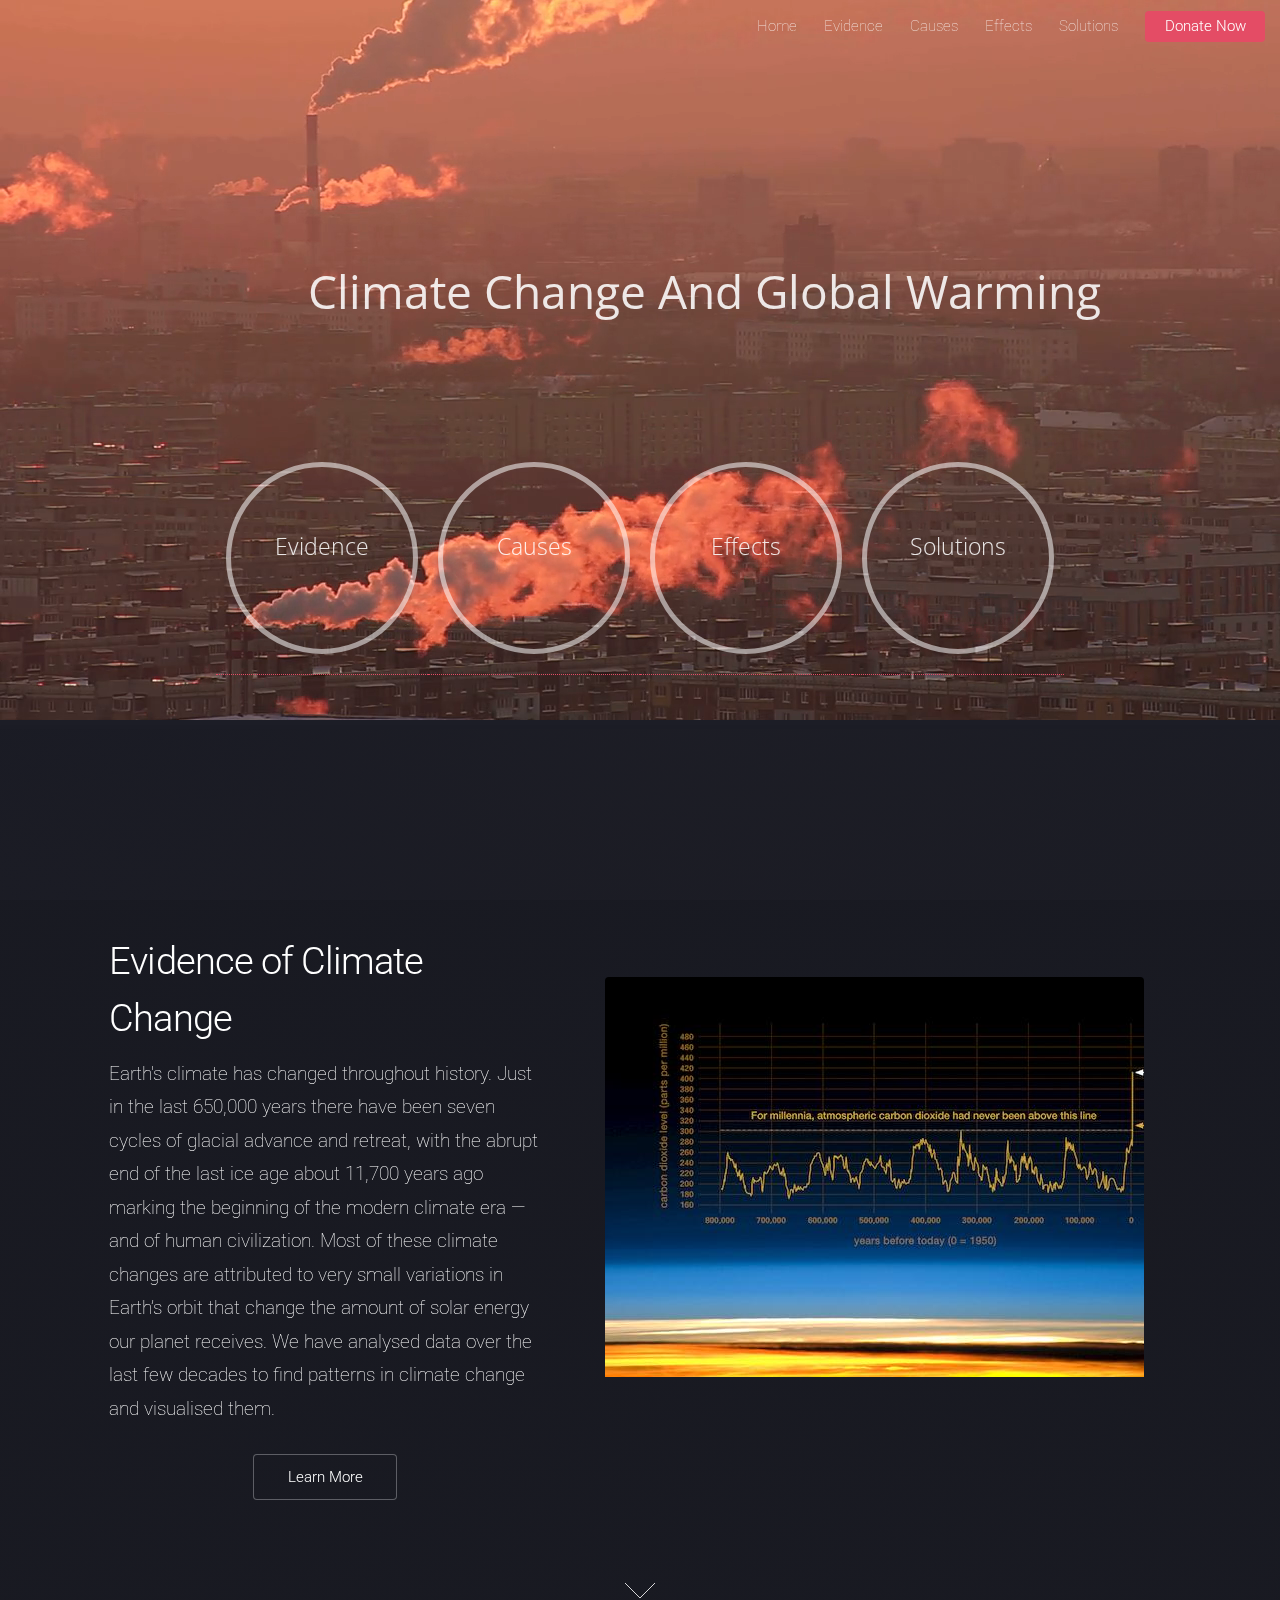
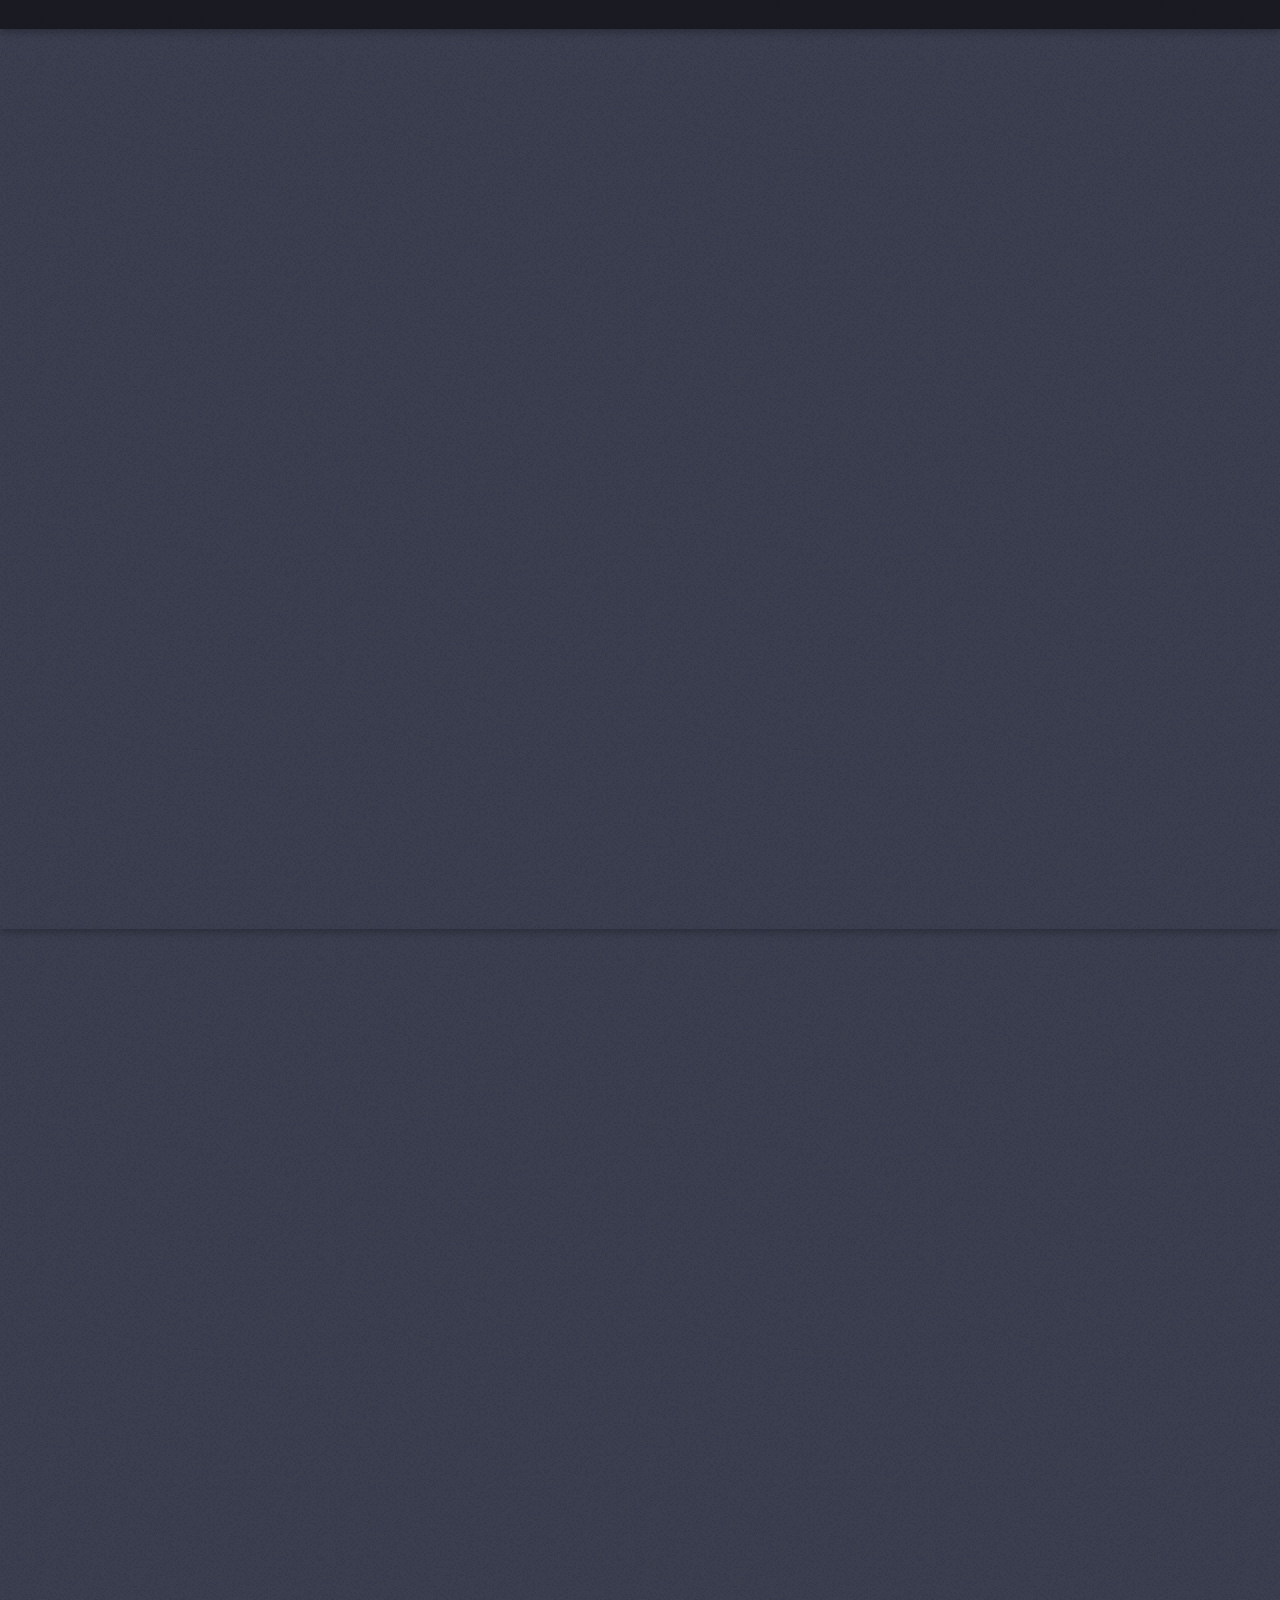
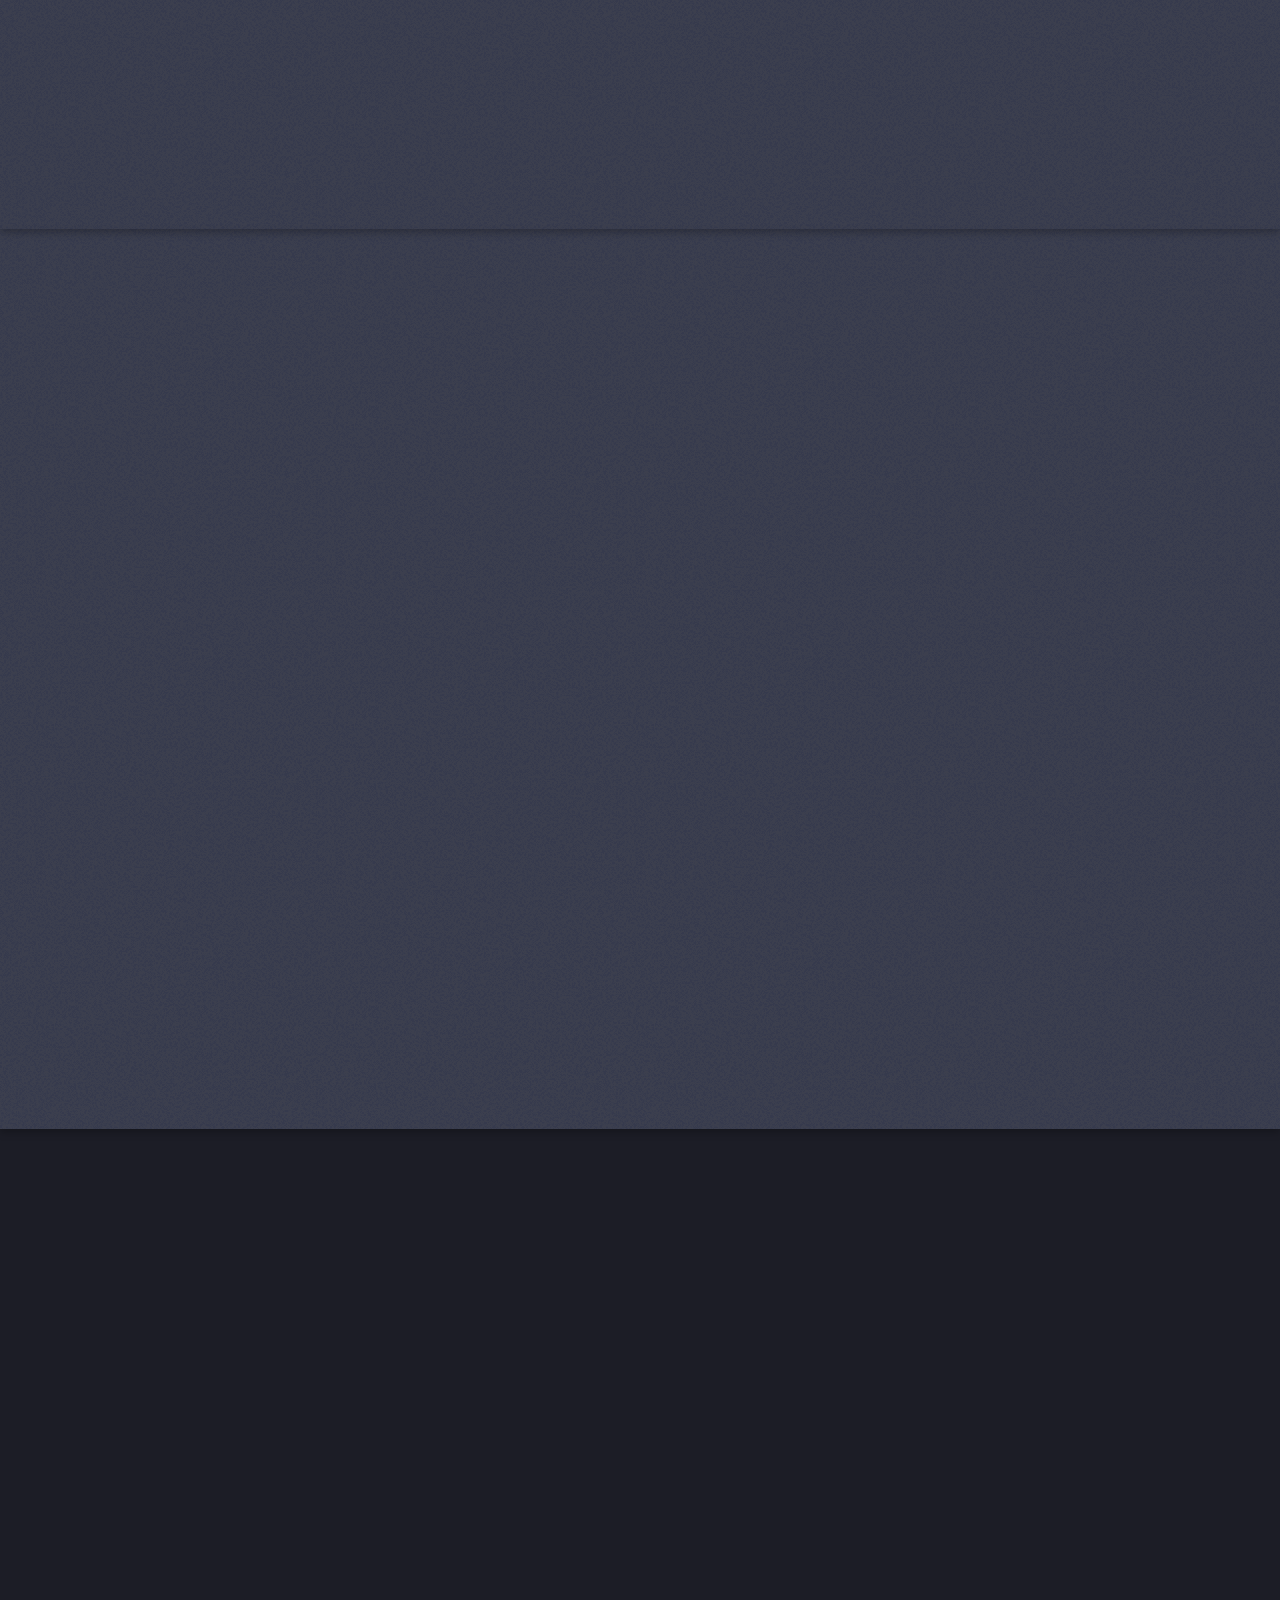
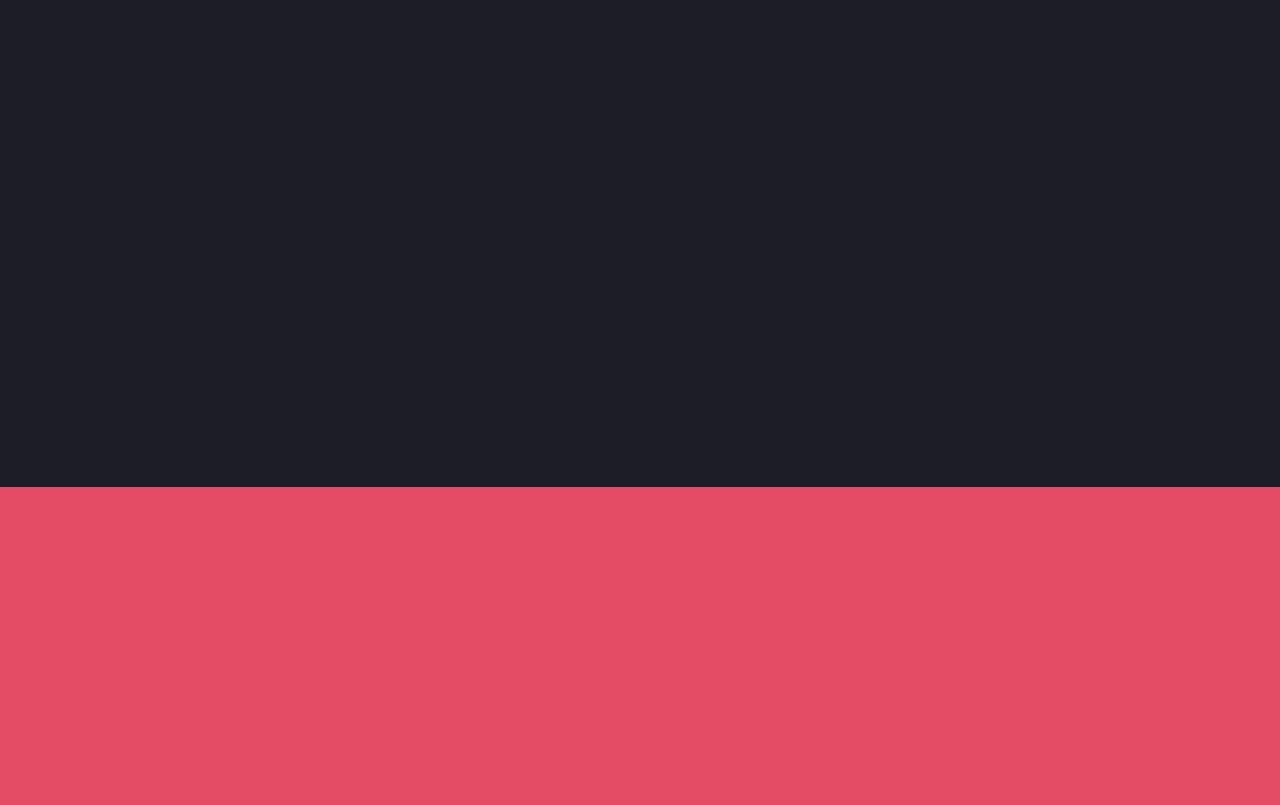
<file: index.html>
<!DOCTYPE HTML>

<html>
	<head>
		<title>Global Warming</title>
		<meta charset="utf-8" />
		<meta name="viewport" content="width=device-width, initial-scale=1, user-scalable=no" />
		<link rel="stylesheet" href="assets/css/main.css" />
		<link rel="stylesheet" type="text/css" href="assets/css/global_warming.css" media="screen" />

		<noscript><link rel="stylesheet" href="assets/css/noscript.css" /></noscript>	
	</head>
	<body class="is-preload landing">
		<section class="starting_anim">


			<video id="water-flow" autoplay="autoplay" loop="loop" muted="true">
				<source src="./images/smokestacks.mp4" type="video/mp4">
			</video>
			<div class="container-circle" >
				
				<a href="#banner"><div class="circle"><section class="circle-text"><h4 class="hover-dissapear-1"></h4></section></div></a>
				<a href="#one"><div class="circle"><section class="circle-text"><h4 class="hover-dissapear-2"></h4></section></div></a>
				<a href="#two"><div class="circle"><section class="circle-text"><h4 class="hover-dissapear-3"></h4></section></div></a>
				<a href="#three"><div class="circle"><section class="circle-text"><h4 class="hover-dissapear-4"></h4></section></div></a>
			</div>
			<h1 id="heading_1">Climate Change And Global Warming</h1>
		
		</section>
		<div id="page-wrapper">

			<!-- Header -->
				<header id="header">
					<nav id="nav">
						<ul>
							<li><a href="index.html">Home</a></li>

							<li><a href="evidence.html">Evidence</a></li>
							<li><a href="Causes.html">Causes</a></li>
							<li>
								<a href="effects.html">Effects</a>
							</li>
							<li><a href="solutions.html">Solutions</a></li>
							<li><a href="https://www.rainforest-alliance.org/" target="blank" class="button primary">Donate Now</a></li>
						</ul>
					</nav>
				</header>

			<!-- Banner -->
				<section id="banner">
					<div class="content">
						<header>
							<h2>Evidence of Climate Change</h2>
							<p>Earth's climate has changed throughout history. Just in the last 650,000 years there have been seven cycles of glacial advance and retreat, with the abrupt end of the last ice age about 11,700 years ago marking the beginning of the modern climate era — and of human civilization. Most of these climate changes are attributed to very small variations in Earth’s 
								orbit that change the amount of solar energy our planet receives. We have analysed data over the last few decades to find patterns in climate change and visualised them. <br><ul class="actions">
							<li ><a href="https://nithinmanoj10.github.io/Data-Visuals-Global-Warming/" class="button button_global_warming">Learn More</a></li>
								</ul></p>
						</header>
						<div class="image-evidence"><img src="images/evidence.jpg" alt="" /></div>
					</div>
					<a href="#one" class="goto-next scrolly">Next</a>
				</section>

			<!-- One -->
				<section id="one" class="spotlight style1 bottom">
					<span class="image fit main"><img src="images/draught.jpg" alt="" /></span>
					<div class="content">
						<div class="container">
							<div class="row">
								<div class="col-4 col-12-medium">
									<header>
										<h2>Why Climate Change is Happening</h2>
										<p>Certain gases in the atmosphere block heat from escaping.</p>
									</header>
								</div>
								<div class="col-4 col-12-medium">
									<p> Long-lived gases that remain semi-permanently in the atmosphere and do 
										not respond physically or chemically to changes in temperature are 
										described as "forcing" climate change. Gases, such as water vapor, 
										which respond physically or chemically to changes in temperature are 
										seen as "feedbacks."
										</p>
								</div>
								<div class="col-4 col-12-medium">
									<p>It's reasonable to assume that changes in the Sun's energy output 
										would cause the climate to change, since the Sun is the 
										fundamental source of energy that drives our climate system.</p>
								</div>
							</div>
						</div>
						<ul class="actions">
							<li><a href="evidence.html" class="button button-evidence">Learn More</a></li>
						</ul>
					</div>
					<a href="#two" class="goto-next scrolly">Next</a>
				</section>

			<!-- Two -->
				<section id="two" class="spotlight style2 right">
					<span class="image fit main"><img src="images/forest_fire.jpg" alt="" /></span>
					<div class="content">
						<header>
							<h2>Effects of Global Warming</h2>
							<p>The signs of global warming are everywhere, and are more complex than just climbing temperatures. </p>
						</header>
						<p>Global climate change has already had observable effects on the environment. Glaciers have shrunk, ice on rivers and lakes is breaking up earlier, plant and animal ranges have shifted and trees are flowering sooner.</p>
						<ul class="actions">
							<li><a href="effects.html" class="button">Learn More</a></li>
						</ul>
					</div>
					<a href="#three" class="goto-next scrolly">Next</a>
				</section>

			<!-- Three -->
				<section id="three" class="spotlight style3 left">
					<span class="image fit main bottom"><img src="images/ice-caps.jpg" alt="" /></span>
					<div class="content">
						<header>
							<h2>What has Been Done so Far to Prevent Global Warming</h2>
							<p>Many World Governments have signed accords to cut down Carbon emissions but is it enough.</p>
						</header>
						<p>Given the far-reaching nature of the climate challenge, effective federal policy is needed to achieve deep, long-term reductions in  greenhouse gas emissions, and to help strengthen climate resilience.</p>
						<ul class="actions">
							<li><a href="#" class="button">Learn More</a></li>
						</ul>
					</div>
					<a href="#four" class="goto-next scrolly">Next</a>
				</section>

			<!-- Four -->
				<section id="four" class="wrapper style1 special fade-up">
					<div class="container">
						<header class="major">
							<h2>What Can You Do to Prevent Global Warming</h2>
							
						</header>
						<div class="box alt">
							<div class="row gtr-uniform">
								<section class="col-4 col-6-medium col-12-xsmall">
									<span class="icon solid alt major fa-tree"></span>
									<h3>Plant trees</h3>
									<p>Trees absorb carbon dioxide (reminder: which makes up 82% of greenhouse gases in our atmosphere), so planting more trees can help reduce the amount of carbon in our atmosphere. </p>
								</section>
								<section class="col-4 col-6-medium col-12-xsmall">
									<span class="icon solid alt major fa-car"></span>
									<h3>Use sustainable transportation</h3>
									<p>Cars are one of the biggest contributors to climate change. Tweak a few habits that will have a bigger collective impact. For example, if you refrain from harsh braking and rapid acceleration, you can cut your fuel consumption by as much as 40%. </p>
								</section>
								<section class="col-4 col-6-medium col-12-xsmall">
									<span class="icon solid alt major fa-fire"></span>
									<h3>Lower your heating bill</h3>
									<p>Electricity is one of the biggest causes of greenhouse gas emissions, and heating systems are the single biggest energy expense in the home. So lowering your heating bills is the most impactful way to reduce your electricity consumption</p>
								</section>
								<section class="col-4 col-6-medium col-12-xsmall">
									<span class="icon solid alt major fa-industry"></span>
									<h3>Divest from coal</h3>
									<p>Coal-burning power plants are by far the biggest emitters of carbon dioxide in our atmosphere, according to the Natural Resources Defense Council. There are many renewable sources of energy like solar and wind these days. </p>
								</section>
								<section class="col-4 col-6-medium col-12-xsmall">
									<span class="icon solid alt major fa-leaf "></span>
									<h3>Behave sustainably</h3>
									<p>Power your home with renewable energy ,invest in energy efficient appliances etc.</p>
								</section>
								<section class="col-4 col-6-medium col-12-xsmall">
									<span class="icon solid alt major fa-recycle "></span>
									<h3>Reduce, Reuse, Recycle</h3>
									<p>Reducing your need to buy new products results in a smaller amount of waste. Even if you need to buy, consider buying eco-friendly products. It is the most effective of the three R’s. It simply says cut back from where are you now.</p>
								</section>
							</div>
						</div>
					</div>
				</section>

			<!-- Five -->
				<section id="five" class="wrapper style2 special fade">
					<div class="container">
						<header>
							<h2>Donate to Rainforest Alliance to Save the Earth</h2>
							<p>The Rainforest Alliance is an international non-profit organization working at the intersection
								 of business, agriculture, and forests to make responsible business the new normal.</p>
						</header>
						<form method="post" action="#" class="cta">
							<div style="display: flex; justify-content: center;" class="row gtr-uniform gtr-50">
								<a href="https://www.rainforest-alliance.org/" target="blank" class="button rainforest_link" style="padding:0px 5% 0px 5%; color: black;">Donate Now</a>	
								
							</div>
						</form>
					</div>
				</section>


		</div>

		<!-- Scripts -->
			<script src="assets/js/jquery.min.js"></script>
			<script src="assets/js/jquery.scrolly.min.js"></script>
			<script src="assets/js/jquery.dropotron.min.js"></script>
			<script src="assets/js/jquery.scrollex.min.js"></script>
			<script src="assets/js/browser.min.js"></script>
			<script src="assets/js/breakpoints.min.js"></script>
			<script src="assets/js/util.js"></script>
			<script src="assets/js/main.js"></script>

	</body>
</html>
</file>
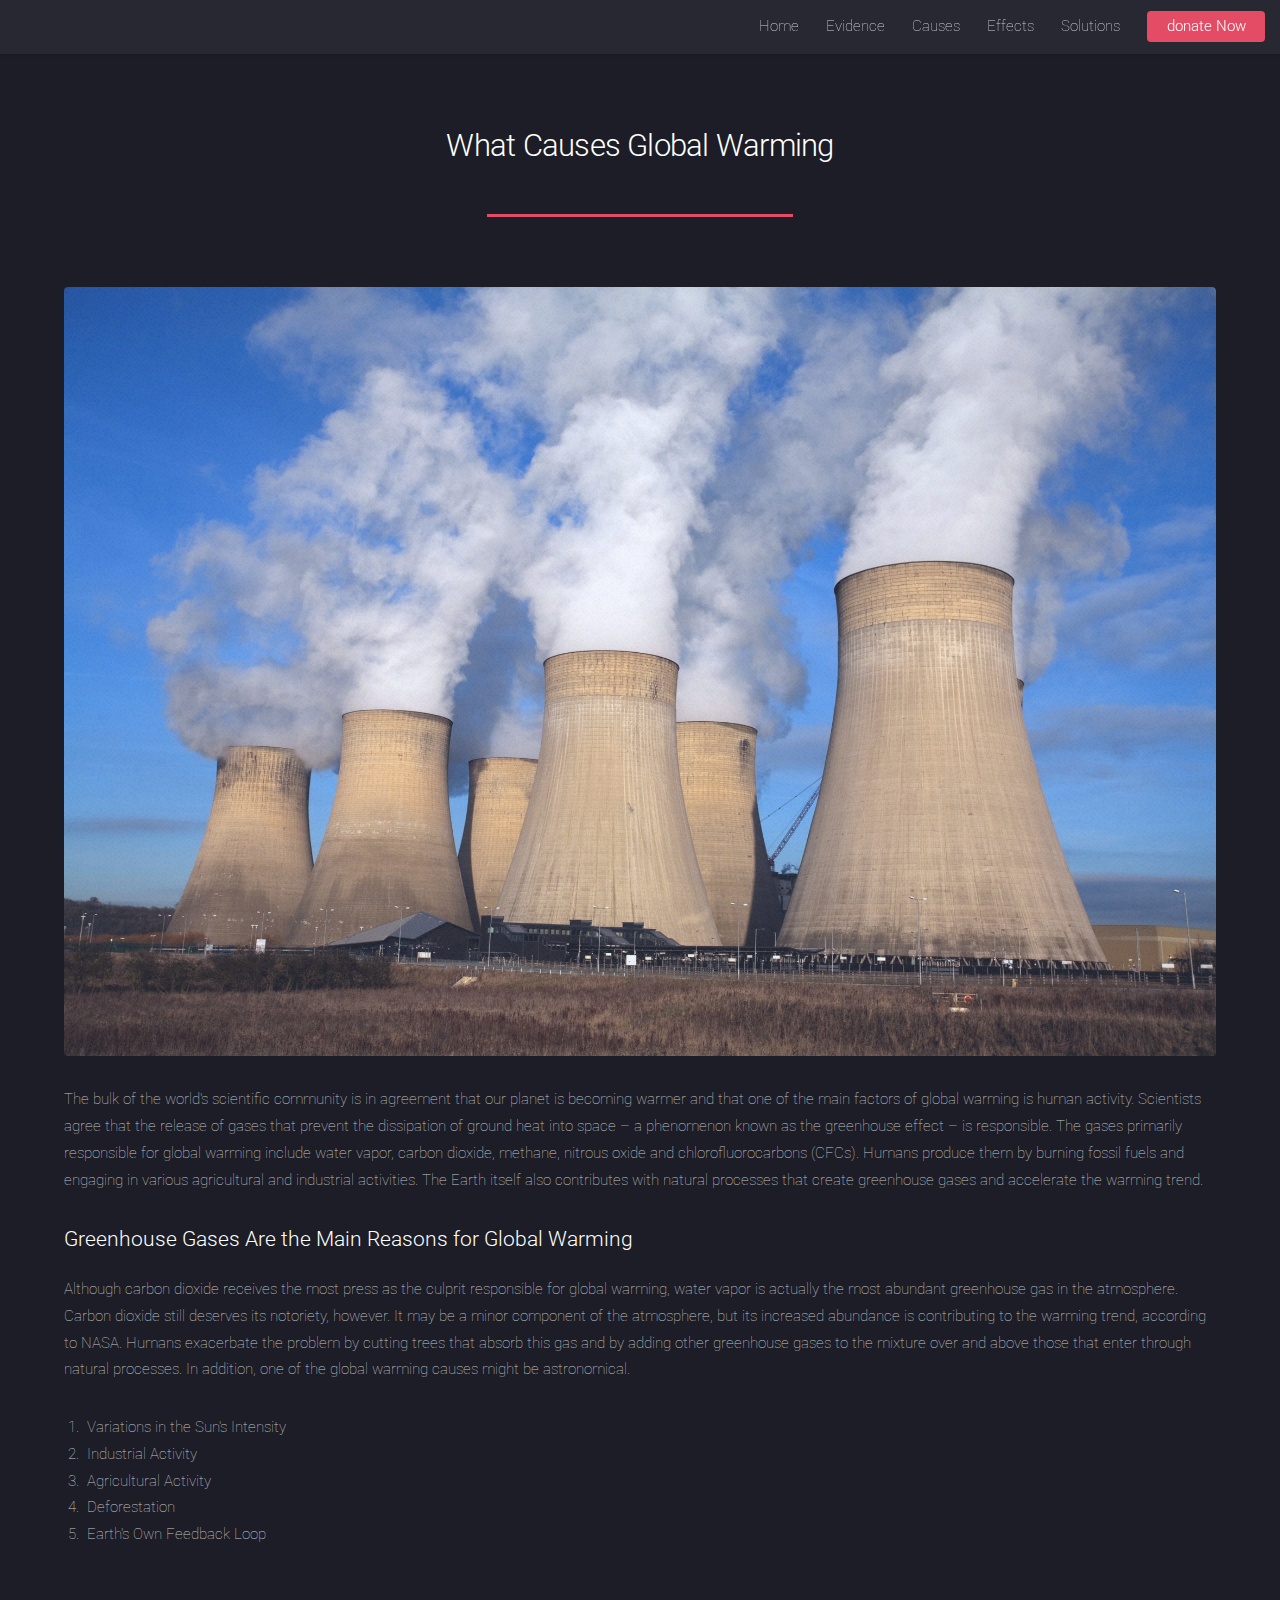
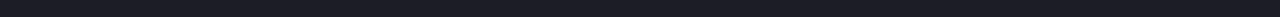
<file: Causes.html>
<!DOCTYPE HTML>
<!--
	Landed by HTML5 UP
	html5up.net | @ajlkn
	Free for personal and commercial use under the CCA 3.0 license (html5up.net/license)
-->
<html>
	<head>
		<title>Causes</title>
		<meta charset="utf-8" />
		<meta name="viewport" content="width=device-width, initial-scale=1, user-scalable=no" />
		<link rel="stylesheet" href="assets/css/main.css" />
		<noscript><link rel="stylesheet" href="assets/css/noscript.css" /></noscript>
	</head>
	<body class="is-preload">
		<div id="page-wrapper">

			<!-- Header -->
				<header id="header">
					<nav id="nav">
						<ul>
							<li><a href="index.html">Home</a></li>

							<li><a href="evidence.html">Evidence</a></li>
							<li><a href="Causes.html">Causes</a></li>
							<li>
								<a href="effects.html">Effects</a>
							</li>
							<li><a href="solutions.html">Solutions</a></li>
							<li><a href="https://www.rainforest-alliance.org/" target="blank" class="button primary">donate Now</a></li>

						</ul>
					</nav>
				</header>

			<!-- Main -->
				<div id="main" class="wrapper style1">
					<div class="container">
						<header class="major">
							<h2>What Causes Global Warming</h2>
						</header>

						<!-- Content -->
							<section id="content">
								<a href="#" class="image fit"><img src="images/nuclear_plants.jpg" alt="" /></a>
								<p>The bulk of the world's scientific community is in agreement that our planet is becoming warmer and that one of the main factors of global warming is human activity. Scientists agree that the release of gases that prevent the dissipation of ground heat into space – a phenomenon known as the greenhouse effect – is responsible. The gases primarily responsible for global warming include water vapor, carbon dioxide, methane, nitrous oxide and chlorofluorocarbons (CFCs). Humans produce them by burning fossil fuels and engaging in various agricultural and industrial activities. The Earth itself also contributes with natural processes that create greenhouse gases and accelerate the warming trend.</p>
								<h3>Greenhouse Gases Are the Main Reasons for Global Warming</h3>
								<p>Although carbon dioxide receives the most press as the culprit responsible for global warming, water vapor is actually the most abundant greenhouse gas in the atmosphere. Carbon dioxide still deserves its notoriety, however. It may be a minor component of the atmosphere, but its increased abundance is contributing to the warming trend, according to NASA. Humans exacerbate the problem by cutting trees that absorb this gas and by adding other greenhouse gases to the mixture over and above those that enter through natural processes. In addition, one of the global warming causes might be astronomical.</p>
								<ol>
									<li>Variations in the Sun's Intensity</li>
									<li>Industrial Activity</li>
									<li>Agricultural Activity</li>
									<li>Deforestation</li>
									<li>Earth's Own Feedback Loop</li>
								</ol>
							</section>

					</div>
				</div>


		</div>

		<!-- Scripts -->
			<script src="assets/js/jquery.min.js"></script>
			<script src="assets/js/jquery.scrolly.min.js"></script>
			<script src="assets/js/jquery.dropotron.min.js"></script>
			<script src="assets/js/jquery.scrollex.min.js"></script>
			<script src="assets/js/browser.min.js"></script>
			<script src="assets/js/breakpoints.min.js"></script>
			<script src="assets/js/util.js"></script>
			<script src="assets/js/main.js"></script>

	</body>
</html>
</file>
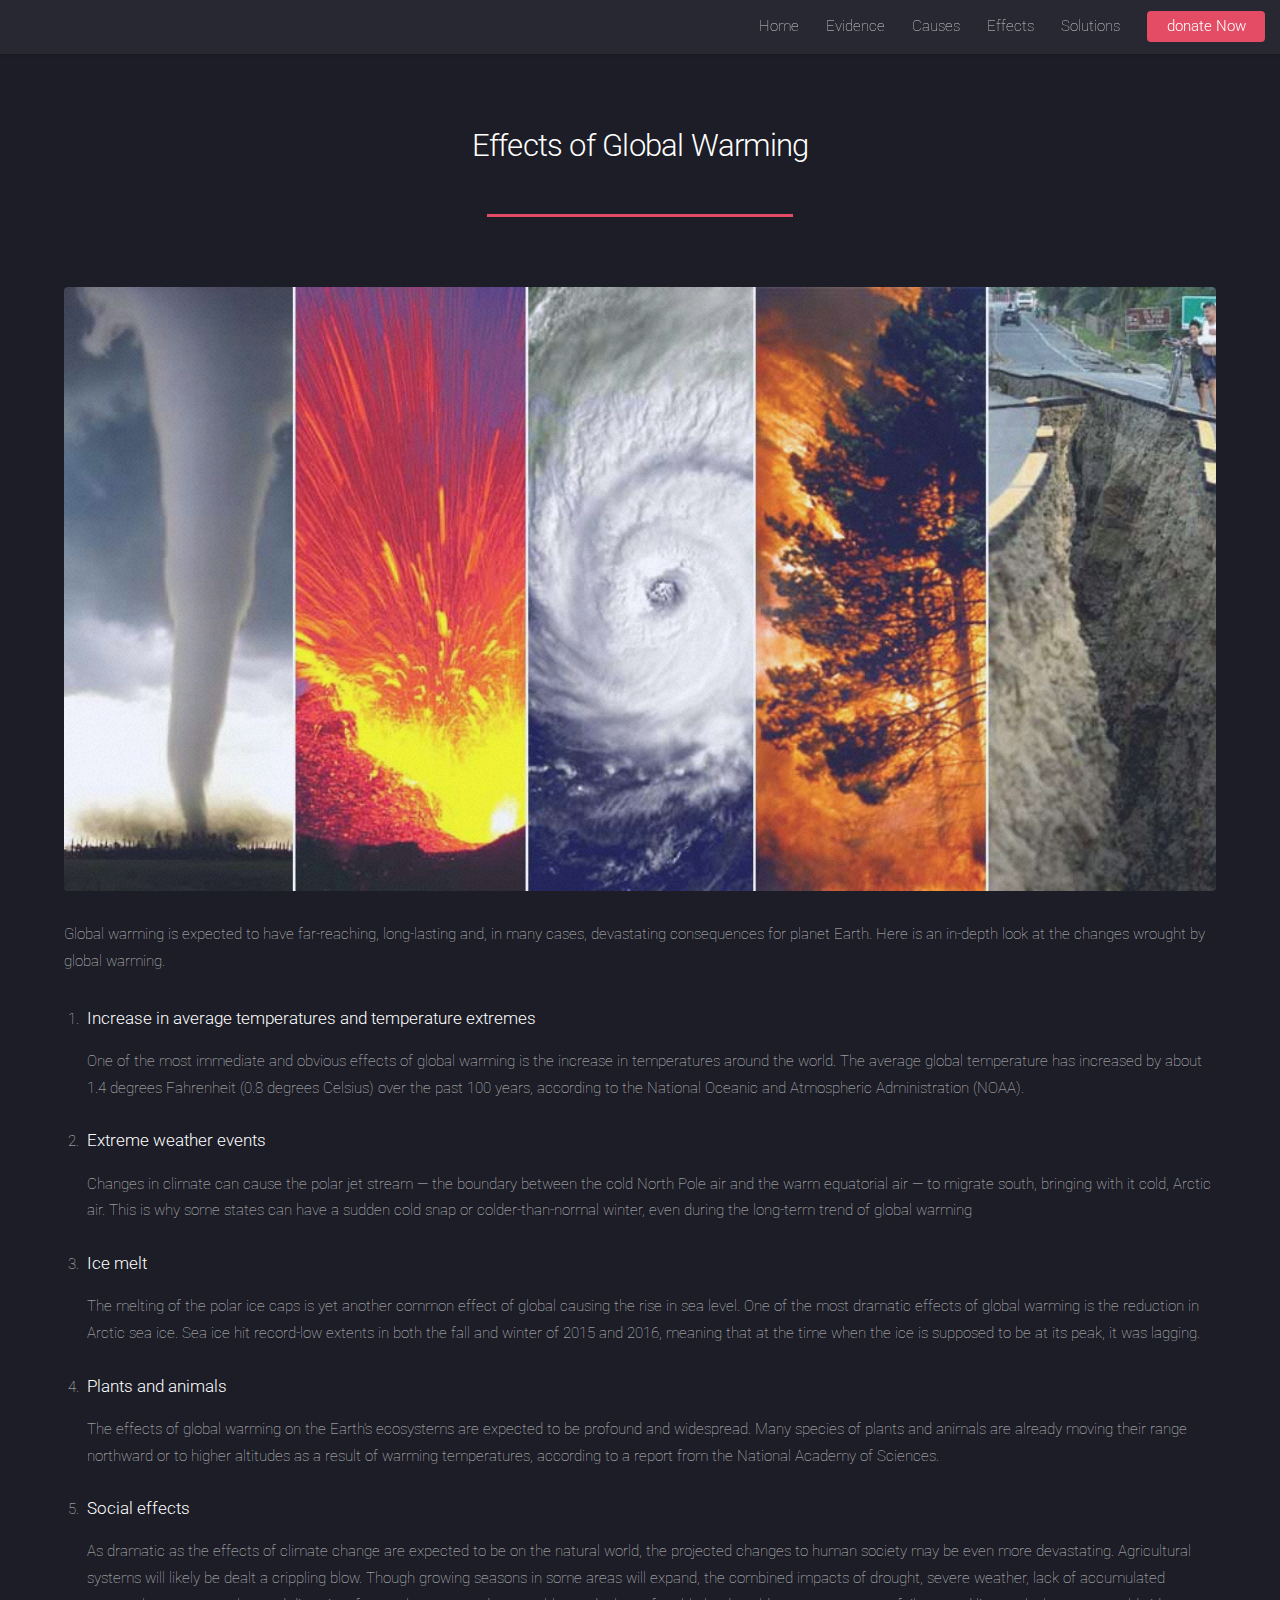
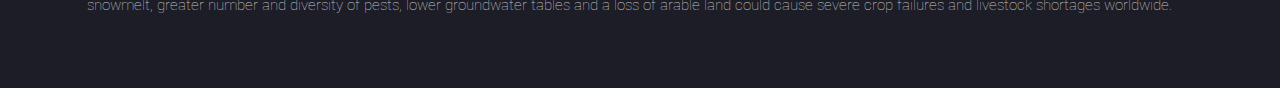
<file: effects.html>
<!DOCTYPE HTML>
<!--
	Landed by HTML5 UP
	html5up.net | @ajlkn
	Free for personal and commercial use under the CCA 3.0 license (html5up.net/license)
-->
<html>
	<head>
		<title>Effects of Global Warming</title>
		<meta charset="utf-8" />
		<meta name="viewport" content="width=device-width, initial-scale=1, user-scalable=no" />
		<link rel="stylesheet" href="assets/css/main.css" />
		<noscript><link rel="stylesheet" href="assets/css/noscript.css" /></noscript>
	</head>
	<body class="is-preload">
		<div id="page-wrapper">

			<!-- Header -->
				<header id="header">
					<nav id="nav">
						<ul>
							<li><a href="index.html">Home</a></li>

							<li><a href="evidence.html">Evidence</a></li>
							<li><a href="Causes.html">Causes</a></li>
							<li>
								<a href="effects.html">Effects</a>
							</li>
							<li><a href="solutions.html">Solutions</a></li>
							<li><a href="https://www.rainforest-alliance.org/" target="blank" class="button primary">donate Now</a></li>

						</ul>
					</nav>
				</header>

			<!-- Main -->
				<div id="main" class="wrapper style1">
					<div class="container">
						<header class="major">
							<h2>Effects of Global Warming</h2>
						</header>

						<!-- Content -->
							<section id="content">
								<a href="#" class="image fit"><img src="images/effects.jpg" alt="" /></a>
								<p>Global warming is expected to have far-reaching, long-lasting and, in many cases, devastating consequences for planet Earth. Here is an in-depth look at the changes wrought by global warming.</p>
								<ol>
									<li><h4>Increase in average temperatures and temperature extremes</h4>
										One of the most immediate and obvious effects of global warming is the increase in temperatures around the world. The average global temperature has increased by about 1.4 degrees Fahrenheit (0.8 degrees Celsius) over the past 100 years, according to the National Oceanic and Atmospheric Administration (NOAA).</li><br>
									<li><h4>Extreme weather events</h4>
										Changes in climate can cause the polar jet stream — the boundary between the cold North Pole air and the warm equatorial air — to migrate south, bringing with it cold, Arctic air. This is why some states can have a sudden cold snap or colder-than-normal winter, even during the long-term trend of global warming</li><br>
									<li><h4>Ice melt</h4>
										The melting of the polar ice caps is yet another common effect of global causing the rise in sea level. One of the most dramatic effects of global warming is the reduction in Arctic sea ice. Sea ice hit record-low extents in both the fall and winter of 2015 and 2016, meaning that at the time when the ice is supposed to be at its peak, it was lagging.</li><br>
									<li><h4>Plants and animals</h4>
										The effects of global warming on the Earth's ecosystems are expected to be profound and widespread. Many species of plants and animals are already moving their range northward or to higher altitudes as a result of warming temperatures, according to a report from the National Academy of Sciences.</li><br>
									<li><h4>Social effects</h4>
										As dramatic as the effects of climate change are expected to be on the natural world, the projected changes to human society may be even more devastating.
										Agricultural systems will likely be dealt a crippling blow. Though growing seasons in some areas will expand, the combined impacts of drought, severe weather, lack of accumulated snowmelt, greater number and diversity of pests, lower groundwater tables and a loss of arable land could cause severe crop failures and livestock shortages worldwide.</li>
								</ol>
							</section>

					</div>
				</div>


		</div>

		<!-- Scripts -->
			<script src="assets/js/jquery.min.js"></script>
			<script src="assets/js/jquery.scrolly.min.js"></script>
			<script src="assets/js/jquery.dropotron.min.js"></script>
			<script src="assets/js/jquery.scrollex.min.js"></script>
			<script src="assets/js/browser.min.js"></script>
			<script src="assets/js/breakpoints.min.js"></script>
			<script src="assets/js/util.js"></script>
			<script src="assets/js/main.js"></script>

	</body>
</html>
</file>
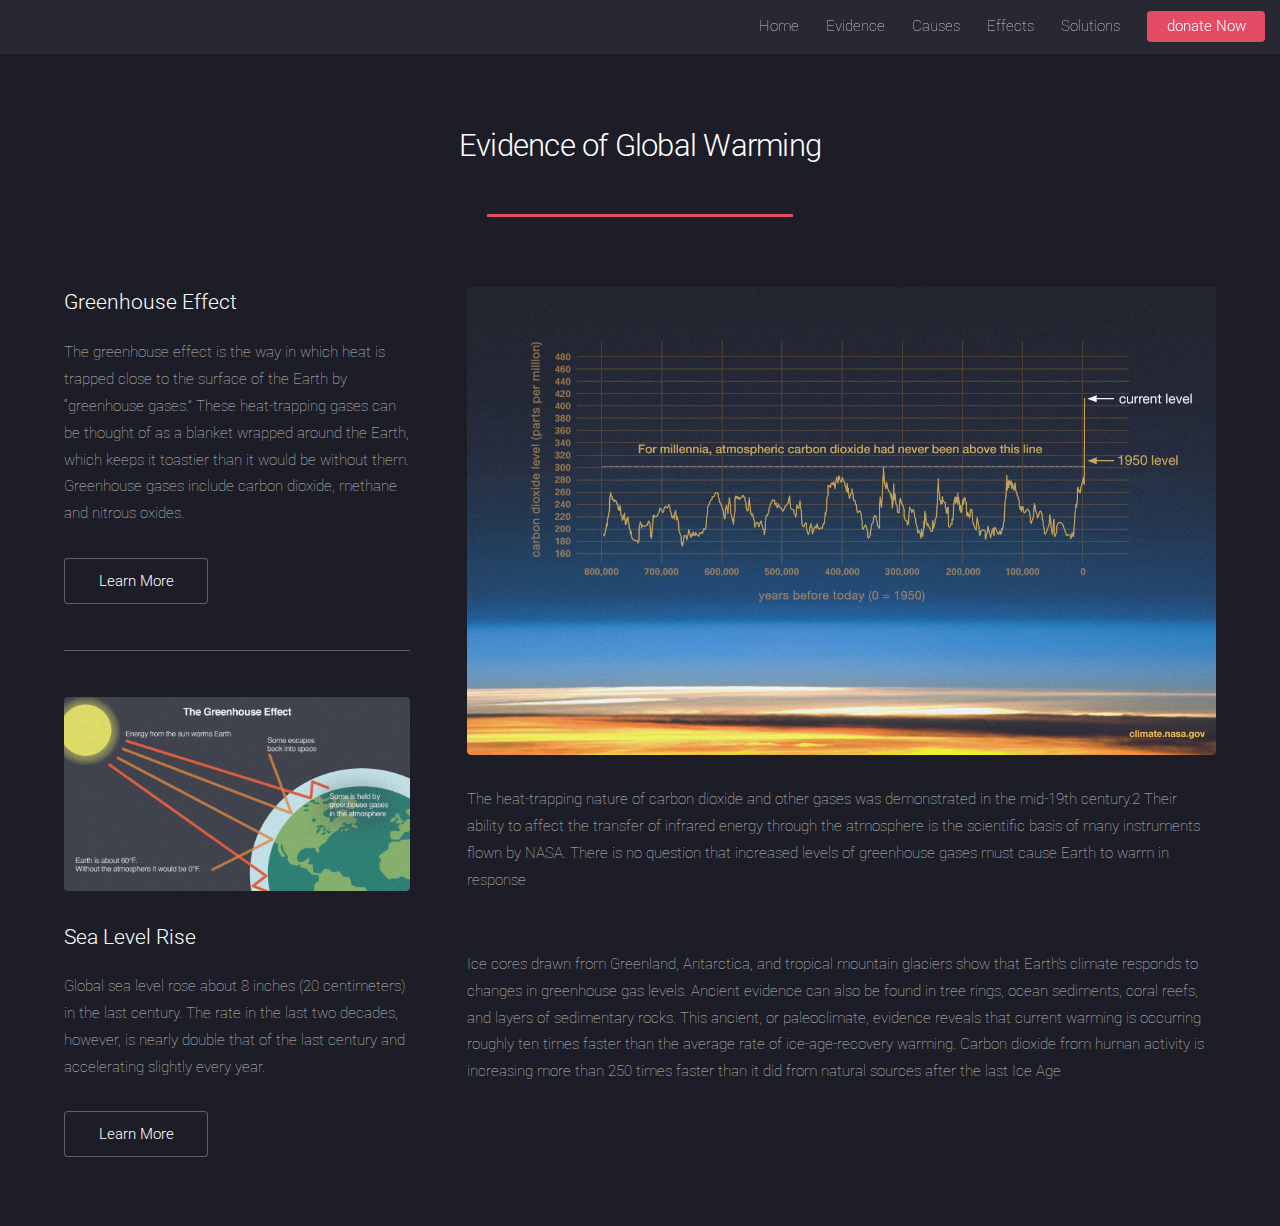
<file: evidence.html>
<!DOCTYPE HTML>
<!--
	Landed by HTML5 UP
	html5up.net | @ajlkn
	Free for personal and commercial use under the CCA 3.0 license (html5up.net/license)
-->
<html>
	<head>
		<title>Evidence of Global Warming</title>
		<meta charset="utf-8" />
		<meta name="viewport" content="width=device-width, initial-scale=1, user-scalable=no" />
		<link rel="stylesheet" href="assets/css/main.css" />
		<noscript><link rel="stylesheet" href="assets/css/noscript.css" /></noscript>
	</head>
	<body class="is-preload">
		<div id="page-wrapper">

			<!-- Header -->
				<header id="header">
					<nav id="nav">
						<ul>
							<li><a href="index.html">Home</a></li>

							<li><a href="evidence.html">Evidence</a></li>
							<li><a href="Causes.html">Causes</a></li>
							<li>
								<a href="effects.html">Effects</a>
							</li>
							<li><a href="solutions.html">Solutions</a></li>
							<li><a href="https://www.rainforest-alliance.org/" target="blank" class="button primary">donate Now</a></li>

						</ul>
					</nav>
				</header>

			<!-- Main -->
				<div id="main" class="wrapper style1">
					<div class="container">
						<header class="major">
							<h2>Evidence of Global Warming</h2>
						</header>
						<div class="row gtr-150">
							<div class="col-4 col-12-medium">

								<!-- Sidebar -->
									<section id="sidebar">
										<section>
											<h3>Greenhouse Effect</h3>
											<p>The greenhouse effect is the way in which heat is trapped close to the surface of the Earth by “greenhouse gases.” These heat-trapping gases can be thought of as a blanket wrapped around the Earth, which keeps it toastier than it would be without them. Greenhouse gases include carbon dioxide, methane and nitrous oxides.</p>
											<footer>
												<ul class="actions">
													<li><a href="https://climate.nasa.gov/faq/19/what-is-the-greenhouse-effect/" class="button">Learn More</a></li>
												</ul>
											</footer>
										</section>
										<hr />
										<section>
											<a href="#" class="image fit"><img src="images/GreenhouseEffect.jpg" alt="" /></a>
											<h3>Sea Level Rise</h3>
											<p>Global sea level rose about 8 inches (20 centimeters) in the last century. The rate in the last two decades, however, is nearly double that of the last century and accelerating slightly every year.</p>
											<footer>
												<ul class="actions">
													<li><a href="https://climate.nasa.gov/evidence/" class="button">Learn More</a></li>
												</ul>
											</footer>
										</section>
									</section>

							</div>
							<div class="col-8 col-12-medium imp-medium">

								<!-- Content -->
									<section id="content">
										<a href="#" class="image fit"><img src="images/evidence_global_warming.jpg" alt="" /></a>
										<p>The heat-trapping nature of carbon dioxide and other gases was demonstrated in the mid-19th century.2 Their ability to affect the transfer of infrared energy through the atmosphere is the scientific basis of many instruments flown by NASA. There is no question that increased levels of greenhouse gases must cause Earth to warm in response</p><br>
										<p>Ice cores drawn from Greenland, Antarctica, and tropical mountain glaciers show that Earth’s climate responds to changes in greenhouse gas levels. Ancient evidence can also be found in tree rings, ocean sediments, coral reefs, and layers of sedimentary rocks. This ancient, or paleoclimate, evidence reveals that current warming is occurring roughly ten times faster than the average rate of ice-age-recovery warming. Carbon dioxide from human activity is increasing more than 250 times faster than it did from natural sources after the last Ice Age</p>
									</section>

							</div>
						</div>
					</div>
				</div>

			<!-- Footer -->


		</div>

		<!-- Scripts -->
			<script src="assets/js/jquery.min.js"></script>
			<script src="assets/js/jquery.scrolly.min.js"></script>
			<script src="assets/js/jquery.dropotron.min.js"></script>
			<script src="assets/js/jquery.scrollex.min.js"></script>
			<script src="assets/js/browser.min.js"></script>
			<script src="assets/js/breakpoints.min.js"></script>
			<script src="assets/js/util.js"></script>
			<script src="assets/js/main.js"></script>

	</body>
</html>
</file>
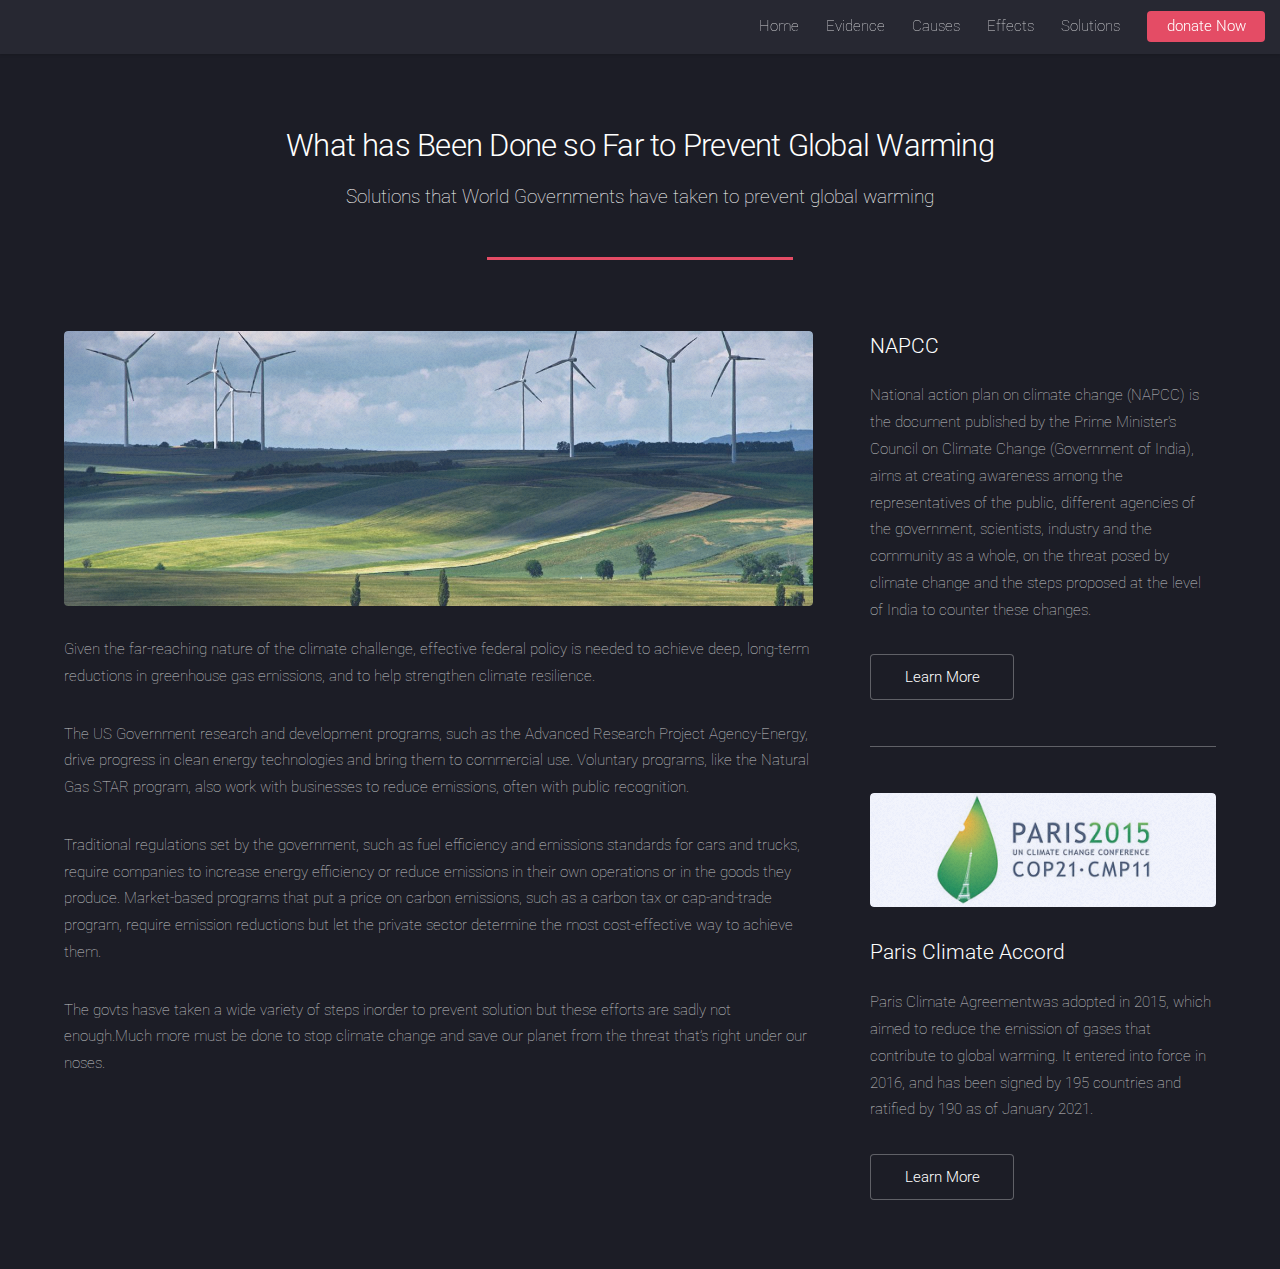
<file: solutions.html>
<!DOCTYPE HTML>
<!--
	Landed by HTML5 UP
	html5up.net | @ajlkn
	Free for personal and commercial use under the CCA 3.0 license (html5up.net/license)
-->
<html>
	<head>
		<title>Solutions</title>
		<meta charset="utf-8" />
		<meta name="viewport" content="width=device-width, initial-scale=1, user-scalable=no" />
		<link rel="stylesheet" href="assets/css/main.css" />
		<noscript><link rel="stylesheet" href="assets/css/noscript.css" /></noscript>
	</head>
	<body class="is-preload">
		<div id="page-wrapper">

			<!-- Header -->
				<header id="header">
					<nav id="nav">
						<ul>
							<li><a href="index.html">Home</a></li>

							<li><a href="evidence.html">Evidence</a></li>
							<li><a href="Causes.html">Causes</a></li>
							<li>
								<a href="effects.html">Effects</a>
							</li>
							<li><a href="solutions.html">Solutions</a></li>
							<li><a href="https://www.rainforest-alliance.org/" target="blank" class="button primary">donate Now</a></li>

						</ul>
					</nav>
				</header>

			<!-- Main -->
				<div id="main" class="wrapper style1">
					<div class="container">
						<header class="major">
							<h2>What has Been Done so Far to Prevent Global Warming </h2>
							<p>Solutions that World Governments have taken to prevent global warming</p>
						</header>
						<div class="row gtr-150">
							<div class="col-8 col-12-medium">

								<!-- Content -->
									<section id="content">
										<a href="#" class="image fit"><img src="images/soutions.jpg" alt="" /></a>
										<p>Given the far-reaching nature of the climate challenge, effective federal policy is needed to achieve deep, long-term reductions in  greenhouse gas emissions, and to help strengthen climate resilience.</p>
										<p> The US Government research and development programs, such as the Advanced Research Project Agency-Energy,  drive progress in clean energy technologies and bring them to commercial use. Voluntary programs, like the Natural Gas STAR program, also work with businesses to reduce emissions, often with public recognition.</p>
										<p>Traditional regulations set by the government, such as fuel efficiency and emissions standards for cars and trucks, require companies to increase energy efficiency or reduce emissions in their own operations or in the goods they produce.
											Market-based programs that put a price on carbon emissions, such as a carbon tax or cap-and-trade program, require emission reductions but let the private sector determine the most cost-effective way to achieve them.</p>
										<p>The govts hasve taken a wide variety of steps inorder to prevent solution but these efforts are sadly not enough.Much more must be done to stop climate change and save our planet from the threat that’s right under our noses.</p>
							</div>
							<div class="col-4 col-12-medium">

								<!-- Sidebar -->
									<section id="sidebar">
										<section>
											<h3>NAPCC</h3>
											<p>National action plan on climate change (NAPCC) is the document published by  the Prime Minister's Council on Climate Change (Government of India), aims at creating awareness among the representatives of the public, different agencies of the government, scientists, industry and the community as a whole, on the threat posed by climate change and the steps proposed at the level of India to counter these changes.</p>
											<footer>
												<ul class="actions">
													<li><a href="https://www.jagranjosh.com/general-knowledge/national-action-plan-on-climate-change-1441620255-1" class="button">Learn More</a></li>
												</ul>
											</footer>
										</section>
										<hr />
										<section>
											<a href="#" class="image fit"><img src="images/paris_climate_pact.jpg" alt="" /></a>
											<h3>Paris Climate Accord</h3>
											<p>Paris Climate Agreementwas adopted in 2015, which aimed to reduce the emission of gases that contribute to global warming. It entered into force in  2016, and has been signed by 195 countries and ratified by 190 as of January 2021.</p>
											<footer>
												<ul class="actions">
													<li><a href="https://unfccc.int/process-and-meetings/the-paris-agreement/the-paris-agreement" class="button">Learn More</a></li>
												</ul>
											</footer>
										</section>
									</section>

							</div>
						</div>
					</div>
				</div>



		</div>

		<!-- Scripts -->
			<script src="assets/js/jquery.min.js"></script>
			<script src="assets/js/jquery.scrolly.min.js"></script>
			<script src="assets/js/jquery.dropotron.min.js"></script>
			<script src="assets/js/jquery.scrollex.min.js"></script>
			<script src="assets/js/browser.min.js"></script>
			<script src="assets/js/breakpoints.min.js"></script>
			<script src="assets/js/util.js"></script>
			<script src="assets/js/main.js"></script>

	</body>
</html>
</file>
<file: assets/css/global_warming.css>
@import url('https://fonts.googleapis.com/css2?family=Open+Sans:wght@800&display=swap');

.body{
    overflow-x:hidden;
    max-width: 100%;
}
#water-flow{
     
    width: 100%;
    
}

.container-circle{
    width: 100vw;
position: absolute;
bottom: 25%;
display: flex;
justify-content: center;
}


.circle{
    margin: 0 10px 20px 10px;
    width: 15vw;
    height: 15vw;
    display: flex;
    align-items: center;
    display: inline-block;
    border: 5px solid rgba(255, 255, 255, 0.534);
    border-radius: 50%;
    text-align: center;
    vertical-align: middle;
    
}
 h4.hover-dissapear-1,h4.hover-dissapear-2,h4.hover-dissapear-3,h4.hover-dissapear-4{
    font-size: 1.5em;
    vertical-align: middle;
    color: rgba(255, 255, 255, 0.87);
    font-family: 'Open Sans', sans-serif;

}
h4.hover-dissapear-1::after{
    content: 'Evidence';
}   
h4.hover-dissapear-1:hover:after{
    content: 'How do we know climate change is real';
    font-size: 80%;
    
}
h4.hover-dissapear-2::after{
    content: 'Causes';
}   
h4.hover-dissapear-2:hover:after{
    content: 'Why is climate change happening';
    font-size: 80%;
}
h4.hover-dissapear-3::after{

    content: 'Effects';
}   
h4.hover-dissapear-3:hover:after{
    font-size: 80%;

    content: 'What are the effects of climate change';
}
h4.hover-dissapear-4::after{
    content: 'Solutions';
}   
h4.hover-dissapear-4:hover:after{
    font-size: 70%;
    padding: 10px;
    content: 'What is being done to solve climate change';
}


#heading_1{
    position: absolute;
    bottom: 60%;
    left: 5%;
    width: 100vw;
    text-align: center;
    letter-spacing: 0px;
    font-size: 300%;
    font-weight: bolder;

    color: rgba(255, 255, 255, 0.87);
    font-family: 'Open Sans', sans-serif;
}
@media only screen and (max-width: 600px){
    #heading_1{
        left: 0%;
        bottom: 75%;
        font-size: 200%;
    }
}

.circle-text{
    display: flex;
    height: 100%;
    margin: auto;
    align-items:center;
    justify-content:center;
}

.image-evidence{
    position: absolute;
    top: 150px;
    left: 50px;
    display: inline-block;
    margin-left: 10px;
    border-radius: 4px;
    display: inline-block;
    position: relative;
    overflow: hidden;
    width: 50%;
    height: auto;
    
}
@media only screen and (max-width: 1000px){
    .image-evidence{
        visibility: hidden;
        position: absolute;
    }
}
.button_global_warming{
    margin-top: 20% ; 
    margin-left: 100%; 
}
@media only screen and (max-width: 600px){
    .button_global_warming{ 
        margin-left: 0px; 
    }

}
.button-evidence{
    position: relative;
    left: 700px;
}
@media only screen and (max-width: 600px){
    .button-evidence{
        margin-left: 0px;
    }
}
</file>
<file: assets/css/noscript.css>
/*
	Landed by HTML5 UP
	html5up.net | @ajlkn
	Free for personal and commercial use under the CCA 3.0 license (html5up.net/license)
*/

/* Loader */

	body.landing.is-preload:before {
		display: none;
	}

	body.landing.is-preload:after {
		display: none;
	}
</file>
<file: assets/css/main.css>
@import url("fontawesome-all.min.css");
@import url("https://fonts.googleapis.com/css?family=Roboto:100,300,100italic,300italic");

/*
	Landed by HTML5 UP
	html5up.net | @ajlkn 
	Free for personal and commercial use under the CCA 3.0 license (html5up.net/license)
*/

html, body, span, applet, object,
iframe, h1, h2, h3, h4, h5, h6, p, blockquote,
pre, a, abbr, acronym, address, big, cite,
code, del, dfn, em, img, ins, kbd, q, s, samp,
small, strike, strong, sub, sup, tt, var, b,
u, i, center, dl, dt, dd, ol, ul, li, fieldset,
form, label, legend, table, caption, tbody,
tfoot, thead, tr, th, td, article, aside,
canvas, details, embed, figure, figcaption,
footer, header, hgroup, menu, nav, output, ruby,
section, summary, time, mark, audio, video {
	margin: 0;
	padding: 0;
	border: 0;
	font-size: 100%;
	font: inherit;
	vertical-align: baseline;
	scroll-behavior: smooth;
}

article, aside, details, figcaption, figure,
footer, header, hgroup, menu, nav, section {
	display: block;}

body {
	overflow-x: hidden;
	line-height: 1;
	
}

ol, ul {
	list-style: none;
}

blockquote, q {
	quotes: none;
}

	blockquote:before, blockquote:after, q:before, q:after {
		content: '';
		content: none;
	}

table {
	border-collapse: collapse;
	border-spacing: 0;
}

body {
	-webkit-text-size-adjust: none;
}

mark {
	background-color: transparent;
	color: inherit;
}

input::-moz-focus-inner {
	border: 0;
	padding: 0;
}

input, select, textarea {
	-moz-appearance: none;
	-webkit-appearance: none;
	-ms-appearance: none;
	appearance: none;
}

/* Basic */

	html {
		box-sizing: border-box;
	}

	*, *:before, *:after {
		box-sizing: inherit;
	}

	html, body {
		background: #1c1d26;
	}

	body.is-preload *, body.is-preload *:before, body.is-preload *:after {
		-moz-animation: none !important;
		-webkit-animation: none !important;
		-ms-animation: none !important;
		animation: none !important;
		-moz-transition: none !important;
		-webkit-transition: none !important;
		-ms-transition: none !important;
		transition: none !important;
	}

	body, input, select, textarea {
		color: rgba(255, 255, 255, 0.75);
		font-family: "Roboto", Helvetica, sans-serif;
		font-size: 15pt;
		font-weight: 100;
		line-height: 1.75em;
	}

	a {
		-moz-transition: border-color 0.2s ease-in-out, color 0.2s ease-in-out;
		-webkit-transition: border-color 0.2s ease-in-out, color 0.2s ease-in-out;
		-ms-transition: border-color 0.2s ease-in-out, color 0.2s ease-in-out;
		transition: border-color 0.2s ease-in-out, color 0.2s ease-in-out;
		border-bottom: dotted 1px;
		color: #e44c65;
		text-decoration: none;
	}

		a:hover {
			color: #e44c65 !important;
			border-bottom-color: transparent;
		}

	strong, b {
		color: #ffffff;
		font-weight: 300;
	}

	em, i {
		font-style: italic;
	}

	p {
		margin: 0 0 2em 0;
	}

	h1, h2, h3, h4, h5, h6 {
		color: #ffffff;
		font-weight: 300;
		line-height: 1em;
		margin: 0 0 1em 0;
	}

		h1 a, h2 a, h3 a, h4 a, h5 a, h6 a {
			color: inherit;
			border: 0;
		}

	h2 {
		font-size: 2em;
		line-height: 1.5em;
		letter-spacing: -0.025em;
	}

	h3 {
		font-size: 1.35em;
		line-height: 1.5em;
	}

	h4 {
		font-size: 1.1em;
		line-height: 1.5em;
	}

	h5 {
		font-size: 0.9em;
		line-height: 1.5em;
	}

	h6 {
		font-size: 0.7em;
		line-height: 1.5em;
	}

	sub {
		font-size: 0.8em;
		position: relative;
		top: 0.5em;
	}

	sup {
		font-size: 0.8em;
		position: relative;
		top: -0.5em;
	}

	hr {
		border: 0;
		border-bottom: solid 1px rgba(255, 255, 255, 0.3);
		margin: 3em 0;
	}

		hr.major {
			margin: 4em 0;
		}

	blockquote {
		border-left: solid 4px rgba(255, 255, 255, 0.3);
		font-style: italic;
		margin: 0 0 2em 0;
		padding: 0.5em 0 0.5em 2em;
	}

	code {
		background: rgba(255, 255, 255, 0.075);
		border-radius: 4px;
		font-family: "Courier New", monospace;
		font-size: 0.9em;
		margin: 0 0.25em;
		padding: 0.25em 0.65em;
	}

	pre {
		-webkit-overflow-scrolling: touch;
		font-family: "Courier New", monospace;
		font-size: 0.9em;
		margin: 0 0 2em 0;
	}

		pre code {
			display: block;
			line-height: 1.75em;
			padding: 1em 1.5em;
			overflow-x: auto;
		}

	.align-left {
		text-align: left;
	}

	.align-center {
		text-align: center;
	}

	.align-right {
		text-align: right;
	}

/* Loader */

	@-moz-keyframes spinner-show {
		0% {
			opacity: 0;
		}

		100% {
			opacity: 1;
		}
	}

	@-webkit-keyframes spinner-show {
		0% {
			opacity: 0;
		}

		100% {
			opacity: 1;
		}
	}

	@-ms-keyframes spinner-show {
		0% {
			opacity: 0;
		}

		100% {
			opacity: 1;
		}
	}

	@keyframes spinner-show {
		0% {
			opacity: 0;
		}

		100% {
			opacity: 1;
		}
	}

	@-moz-keyframes spinner-hide {
		0% {
			color: rgba(255, 255, 255, 0.15);
			z-index: 100001;
			-moz-transform: scale(1) rotate(0deg);
			-webkit-transform: scale(1) rotate(0deg);
			-ms-transform: scale(1) rotate(0deg);
			transform: scale(1) rotate(0deg);
		}

		99% {
			color: #1c1d26;
			z-index: 100001;
			-moz-transform: scale(0.5) rotate(360deg);
			-webkit-transform: scale(0.5) rotate(360deg);
			-ms-transform: scale(0.5) rotate(360deg);
			transform: scale(0.5) rotate(360deg);
		}

		100% {
			color: #1c1d26;
			z-index: -1;
			-moz-transform: scale(0.5) rotate(360deg);
			-webkit-transform: scale(0.5) rotate(360deg);
			-ms-transform: scale(0.5) rotate(360deg);
			transform: scale(0.5) rotate(360deg);
		}
	}

	@-webkit-keyframes spinner-hide {
		0% {
			color: rgba(255, 255, 255, 0.15);
			z-index: 100001;
			-moz-transform: scale(1) rotate(0deg);
			-webkit-transform: scale(1) rotate(0deg);
			-ms-transform: scale(1) rotate(0deg);
			transform: scale(1) rotate(0deg);
		}

		99% {
			color: #1c1d26;
			z-index: 100001;
			-moz-transform: scale(0.5) rotate(360deg);
			-webkit-transform: scale(0.5) rotate(360deg);
			-ms-transform: scale(0.5) rotate(360deg);
			transform: scale(0.5) rotate(360deg);
		}

		100% {
			color: #1c1d26;
			z-index: -1;
			-moz-transform: scale(0.5) rotate(360deg);
			-webkit-transform: scale(0.5) rotate(360deg);
			-ms-transform: scale(0.5) rotate(360deg);
			transform: scale(0.5) rotate(360deg);
		}
	}

	@-ms-keyframes spinner-hide {
		0% {
			color: rgba(255, 255, 255, 0.15);
			z-index: 100001;
			-moz-transform: scale(1) rotate(0deg);
			-webkit-transform: scale(1) rotate(0deg);
			-ms-transform: scale(1) rotate(0deg);
			transform: scale(1) rotate(0deg);
		}

		99% {
			color: #1c1d26;
			z-index: 100001;
			-moz-transform: scale(0.5) rotate(360deg);
			-webkit-transform: scale(0.5) rotate(360deg);
			-ms-transform: scale(0.5) rotate(360deg);
			transform: scale(0.5) rotate(360deg);
		}

		100% {
			color: #1c1d26;
			z-index: -1;
			-moz-transform: scale(0.5) rotate(360deg);
			-webkit-transform: scale(0.5) rotate(360deg);
			-ms-transform: scale(0.5) rotate(360deg);
			transform: scale(0.5) rotate(360deg);
		}
	}

	@keyframes spinner-hide {
		0% {
			color: rgba(255, 255, 255, 0.15);
			z-index: 100001;
			-moz-transform: scale(1) rotate(0deg);
			-webkit-transform: scale(1) rotate(0deg);
			-ms-transform: scale(1) rotate(0deg);
			transform: scale(1) rotate(0deg);
		}

		99% {
			color: #1c1d26;
			z-index: 100001;
			-moz-transform: scale(0.5) rotate(360deg);
			-webkit-transform: scale(0.5) rotate(360deg);
			-ms-transform: scale(0.5) rotate(360deg);
			transform: scale(0.5) rotate(360deg);
		}

		100% {
			color: #1c1d26;
			z-index: -1;
			-moz-transform: scale(0.5) rotate(360deg);
			-webkit-transform: scale(0.5) rotate(360deg);
			-ms-transform: scale(0.5) rotate(360deg);
			transform: scale(0.5) rotate(360deg);
		}
	}

	@-moz-keyframes spinner-rotate {
		0% {
			-moz-transform: scale(1) rotate(0deg);
			-webkit-transform: scale(1) rotate(0deg);
			-ms-transform: scale(1) rotate(0deg);
			transform: scale(1) rotate(0deg);
		}

		100% {
			-moz-transform: scale(1) rotate(360deg);
			-webkit-transform: scale(1) rotate(360deg);
			-ms-transform: scale(1) rotate(360deg);
			transform: scale(1) rotate(360deg);
		}
	}

	@-webkit-keyframes spinner-rotate {
		0% {
			-moz-transform: scale(1) rotate(0deg);
			-webkit-transform: scale(1) rotate(0deg);
			-ms-transform: scale(1) rotate(0deg);
			transform: scale(1) rotate(0deg);
		}

		100% {
			-moz-transform: scale(1) rotate(360deg);
			-webkit-transform: scale(1) rotate(360deg);
			-ms-transform: scale(1) rotate(360deg);
			transform: scale(1) rotate(360deg);
		}
	}

	@-ms-keyframes spinner-rotate {
		0% {
			-moz-transform: scale(1) rotate(0deg);
			-webkit-transform: scale(1) rotate(0deg);
			-ms-transform: scale(1) rotate(0deg);
			transform: scale(1) rotate(0deg);
		}

		100% {
			-moz-transform: scale(1) rotate(360deg);
			-webkit-transform: scale(1) rotate(360deg);
			-ms-transform: scale(1) rotate(360deg);
			transform: scale(1) rotate(360deg);
		}
	}

	@keyframes spinner-rotate {
		0% {
			-moz-transform: scale(1) rotate(0deg);
			-webkit-transform: scale(1) rotate(0deg);
			-ms-transform: scale(1) rotate(0deg);
			transform: scale(1) rotate(0deg);
		}

		100% {
			-moz-transform: scale(1) rotate(360deg);
			-webkit-transform: scale(1) rotate(360deg);
			-ms-transform: scale(1) rotate(360deg);
			transform: scale(1) rotate(360deg);
		}
	}

	@-moz-keyframes overlay-hide {
		0% {
			opacity: 1;
			z-index: 100000;
		}

		15% {
			opacity: 1;
			z-index: 100000;
		}

		99% {
			opacity: 0;
			z-index: 100000;
		}

		100% {
			opacity: 0;
			z-index: -1;
		}
	}

	@-webkit-keyframes overlay-hide {
		0% {
			opacity: 1;
			z-index: 100000;
		}

		15% {
			opacity: 1;
			z-index: 100000;
		}

		99% {
			opacity: 0;
			z-index: 100000;
		}

		100% {
			opacity: 0;
			z-index: -1;
		}
	}

	@-ms-keyframes overlay-hide {
		0% {
			opacity: 1;
			z-index: 100000;
		}

		15% {
			opacity: 1;
			z-index: 100000;
		}

		99% {
			opacity: 0;
			z-index: 100000;
		}

		100% {
			opacity: 0;
			z-index: -1;
		}
	}

	@keyframes overlay-hide {
		0% {
			opacity: 1;
			z-index: 100000;
		}

		15% {
			opacity: 1;
			z-index: 100000;
		}

		99% {
			opacity: 0;
			z-index: 100000;
		}

		100% {
			opacity: 0;
			z-index: -1;
		}
	}

	body.landing {
		text-decoration: none;
	}

		body.landing:before {
			-moz-osx-font-smoothing: grayscale;
			-webkit-font-smoothing: antialiased;
			display: inline-block;
			font-style: normal;
			font-variant: normal;
			text-rendering: auto;
			line-height: 1;
			text-transform: none !important;
			font-family: 'Font Awesome 5 Free';
			font-weight: 900;
		}

		body.landing:before {
			-moz-animation: spinner-show 1.5s 1 0.25s ease forwards, spinner-hide 0.25s ease-in-out forwards !important;
			-webkit-animation: spinner-show 1.5s 1 0.25s ease forwards, spinner-hide 0.25s ease-in-out forwards !important;
			-ms-animation: spinner-show 1.5s 1 0.25s ease forwards, spinner-hide 0.25s ease-in-out forwards !important;
			animation: spinner-show 1.5s 1 0.25s ease forwards, spinner-hide 0.25s ease-in-out forwards !important;
			-moz-transform-origin: 50% 50%;
			-webkit-transform-origin: 50% 50%;
			-ms-transform-origin: 50% 50%;
			transform-origin: 50% 50%;
			color: rgba(255, 255, 255, 0.15);
			content: '\f1ce';
			cursor: default;
			display: block;
			font-size: 2em;
			height: 2em;
			left: 50%;
			line-height: 2em;
			margin: -1em 0 0 -1em;
			opacity: 0;
			position: fixed;
			text-align: center;
			top: 50%;
			width: 2em;
			z-index: -1;
		}

		body.landing:after {
			-moz-animation: overlay-hide 1.5s ease-in forwards !important;
			-webkit-animation: overlay-hide 1.5s ease-in forwards !important;
			-ms-animation: overlay-hide 1.5s ease-in forwards !important;
			animation: overlay-hide 1.5s ease-in forwards !important;
			background: #1c1d26;
			content: '';
			display: block;
			height: 100%;
			left: 0;
			opacity: 0;
			position: fixed;
			top: 0;
			width: 100%;
			z-index: -1;
		}

		body.landing.is-preload:before {
			-moz-animation: spinner-show 1.5s 1 0.25s ease forwards, spinner-rotate 0.75s infinite linear !important;
			-webkit-animation: spinner-show 1.5s 1 0.25s ease forwards, spinner-rotate 0.75s infinite linear !important;
			-ms-animation: spinner-show 1.5s 1 0.25s ease forwards, spinner-rotate 0.75s infinite linear !important;
			animation: spinner-show 1.5s 1 0.25s ease forwards, spinner-rotate 0.75s infinite linear !important;
			z-index: 100001;
		}

		body.landing.is-preload:after {
			-moz-animation: none !important;
			-webkit-animation: none !important;
			-ms-animation: none !important;
			animation: none !important;
			opacity: 1;
			z-index: 100000;
		}

	@media (-webkit-min-device-pixel-ratio: 2) {

		body.landing:before {
			line-height: 2.025em;
		}

	}

/* Container */

	.container {
		margin: 0 auto;
		max-width: calc(100% - 4em);
		width: 70em;
	}

		.container.xsmall {
			width: 17.5em;
		}

		.container.small {
			width: 35em;
		}

		.container.medium {
			width: 52.5em;
		}

		.container.large {
			width: 87.5em;
		}

		.container.xlarge {
			width: 105em;
		}

		.container.max {
			width: 100%;
		}

		@media screen and (max-width: 1280px) {

			.container {
				width: 90%;
				max-width: 100%;
			}

		}

		@media screen and (max-width: 980px) {

			.container {
				width: 100% !important;
			}

		}

/* Row */

	.row {
		display: flex;
		flex-wrap: wrap;
		box-sizing: border-box;
		align-items: stretch;
	}

		.row > * {
			box-sizing: border-box;
		}

		.row.gtr-uniform > * > :last-child {
			margin-bottom: 0;
		}

		.row.aln-left {
			justify-content: flex-start;
		}

		.row.aln-center {
			justify-content: center;
		}

		.row.aln-right {
			justify-content: flex-end;
		}

		.row.aln-top {
			align-items: flex-start;
		}

		.row.aln-middle {
			align-items: center;
		}

		.row.aln-bottom {
			align-items: flex-end;
		}

		.row > .imp {
			order: -1;
		}

		.row > .col-1 {
			width: 8.33333%;
		}

		.row > .off-1 {
			margin-left: 8.33333%;
		}

		.row > .col-2 {
			width: 16.66667%;
		}

		.row > .off-2 {
			margin-left: 16.66667%;
		}

		.row > .col-3 {
			width: 25%;
		}

		.row > .off-3 {
			margin-left: 25%;
		}

		.row > .col-4 {
			width: 33.33333%;
		}

		.row > .off-4 {
			margin-left: 33.33333%;
		}

		.row > .col-5 {
			width: 41.66667%;
		}

		.row > .off-5 {
			margin-left: 41.66667%;
		}

		.row > .col-6 {
			width: 50%;
		}

		.row > .off-6 {
			margin-left: 50%;
		}

		.row > .col-7 {
			width: 58.33333%;
		}

		.row > .off-7 {
			margin-left: 58.33333%;
		}

		.row > .col-8 {
			width: 66.66667%;
		}

		.row > .off-8 {
			margin-left: 66.66667%;
		}

		.row > .col-9 {
			width: 75%;
		}

		.row > .off-9 {
			margin-left: 75%;
		}

		.row > .col-10 {
			width: 83.33333%;
		}

		.row > .off-10 {
			margin-left: 83.33333%;
		}

		.row > .col-11 {
			width: 91.66667%;
		}

		.row > .off-11 {
			margin-left: 91.66667%;
		}

		.row > .col-12 {
			width: 100%;
		}

		.row > .off-12 {
			margin-left: 100%;
		}

		.row.gtr-0 {
			margin-top: 0;
			margin-left: 0em;
		}

			.row.gtr-0 > * {
				padding: 0 0 0 0em;
			}

			.row.gtr-0.gtr-uniform {
				margin-top: 0em;
			}

				.row.gtr-0.gtr-uniform > * {
					padding-top: 0em;
				}

		.row.gtr-25 {
			margin-top: 0;
			margin-left: -0.625em;
		}

			.row.gtr-25 > * {
				padding: 0 0 0 0.625em;
			}

			.row.gtr-25.gtr-uniform {
				margin-top: -0.625em;
			}

				.row.gtr-25.gtr-uniform > * {
					padding-top: 0.625em;
				}

		.row.gtr-50 {
			margin-top: 0;
			margin-left: -1.25em;
		}

			.row.gtr-50 > * {
				padding: 0 0 0 1.25em;
			}

			.row.gtr-50.gtr-uniform {
				margin-top: -1.25em;
			}

				.row.gtr-50.gtr-uniform > * {
					padding-top: 1.25em;
				}

		.row {
			margin-top: 0;
			margin-left: -2.5em;
		}

			.row > * {
				padding: 0 0 0 2.5em;
			}

			.row.gtr-uniform {
				margin-top: -2.5em;
			}

				.row.gtr-uniform > * {
					padding-top: 2.5em;
				}

		.row.gtr-150 {
			margin-top: 0;
			margin-left: -3.75em;
		}

			.row.gtr-150 > * {
				padding: 0 0 0 3.75em;
			}

			.row.gtr-150.gtr-uniform {
				margin-top: -3.75em;
			}

				.row.gtr-150.gtr-uniform > * {
					padding-top: 3.75em;
				}

		.row.gtr-200 {
			margin-top: 0;
			margin-left: -5em;
		}

			.row.gtr-200 > * {
				padding: 0 0 0 5em;
			}

			.row.gtr-200.gtr-uniform {
				margin-top: -5em;
			}

				.row.gtr-200.gtr-uniform > * {
					padding-top: 5em;
				}

		@media screen and (max-width: 1680px) {

			.row {
				display: flex;
				flex-wrap: wrap;
				box-sizing: border-box;
				align-items: stretch;
			}

				.row > * {
					box-sizing: border-box;
				}

				.row.gtr-uniform > * > :last-child {
					margin-bottom: 0;
				}

				.row.aln-left {
					justify-content: flex-start;
				}

				.row.aln-center {
					justify-content: center;
				}

				.row.aln-right {
					justify-content: flex-end;
				}

				.row.aln-top {
					align-items: flex-start;
				}

				.row.aln-middle {
					align-items: center;
				}

				.row.aln-bottom {
					align-items: flex-end;
				}

				.row > .imp-xlarge {
					order: -1;
				}

				.row > .col-1-xlarge {
					width: 8.33333%;
				}

				.row > .off-1-xlarge {
					margin-left: 8.33333%;
				}

				.row > .col-2-xlarge {
					width: 16.66667%;
				}

				.row > .off-2-xlarge {
					margin-left: 16.66667%;
				}

				.row > .col-3-xlarge {
					width: 25%;
				}

				.row > .off-3-xlarge {
					margin-left: 25%;
				}

				.row > .col-4-xlarge {
					width: 33.33333%;
				}

				.row > .off-4-xlarge {
					margin-left: 33.33333%;
				}

				.row > .col-5-xlarge {
					width: 41.66667%;
				}

				.row > .off-5-xlarge {
					margin-left: 41.66667%;
				}

				.row > .col-6-xlarge {
					width: 50%;
				}

				.row > .off-6-xlarge {
					margin-left: 50%;
				}

				.row > .col-7-xlarge {
					width: 58.33333%;
				}

				.row > .off-7-xlarge {
					margin-left: 58.33333%;
				}

				.row > .col-8-xlarge {
					width: 66.66667%;
				}

				.row > .off-8-xlarge {
					margin-left: 66.66667%;
				}

				.row > .col-9-xlarge {
					width: 75%;
				}

				.row > .off-9-xlarge {
					margin-left: 75%;
				}

				.row > .col-10-xlarge {
					width: 83.33333%;
				}

				.row > .off-10-xlarge {
					margin-left: 83.33333%;
				}

				.row > .col-11-xlarge {
					width: 91.66667%;
				}

				.row > .off-11-xlarge {
					margin-left: 91.66667%;
				}

				.row > .col-12-xlarge {
					width: 100%;
				}

				.row > .off-12-xlarge {
					margin-left: 100%;
				}

				.row.gtr-0 {
					margin-top: 0;
					margin-left: 0em;
				}

					.row.gtr-0 > * {
						padding: 0 0 0 0em;
					}

					.row.gtr-0.gtr-uniform {
						margin-top: 0em;
					}

						.row.gtr-0.gtr-uniform > * {
							padding-top: 0em;
						}

				.row.gtr-25 {
					margin-top: 0;
					margin-left: -0.625em;
				}

					.row.gtr-25 > * {
						padding: 0 0 0 0.625em;
					}

					.row.gtr-25.gtr-uniform {
						margin-top: -0.625em;
					}

						.row.gtr-25.gtr-uniform > * {
							padding-top: 0.625em;
						}

				.row.gtr-50 {
					margin-top: 0;
					margin-left: -1.25em;
				}

					.row.gtr-50 > * {
						padding: 0 0 0 1.25em;
					}

					.row.gtr-50.gtr-uniform {
						margin-top: -1.25em;
					}

						.row.gtr-50.gtr-uniform > * {
							padding-top: 1.25em;
						}

				.row {
					margin-top: 0;
					margin-left: -2.5em;
				}

					.row > * {
						padding: 0 0 0 2.5em;
					}

					.row.gtr-uniform {
						margin-top: -2.5em;
					}

						.row.gtr-uniform > * {
							padding-top: 2.5em;
						}

				.row.gtr-150 {
					margin-top: 0;
					margin-left: -3.75em;
				}

					.row.gtr-150 > * {
						padding: 0 0 0 3.75em;
					}

					.row.gtr-150.gtr-uniform {
						margin-top: -3.75em;
					}

						.row.gtr-150.gtr-uniform > * {
							padding-top: 3.75em;
						}

				.row.gtr-200 {
					margin-top: 0;
					margin-left: -5em;
				}

					.row.gtr-200 > * {
						padding: 0 0 0 5em;
					}

					.row.gtr-200.gtr-uniform {
						margin-top: -5em;
					}

						.row.gtr-200.gtr-uniform > * {
							padding-top: 5em;
						}

		}

		@media screen and (max-width: 1280px) {

			.row {
				display: flex;
				flex-wrap: wrap;
				box-sizing: border-box;
				align-items: stretch;
			}

				.row > * {
					box-sizing: border-box;
				}

				.row.gtr-uniform > * > :last-child {
					margin-bottom: 0;
				}

				.row.aln-left {
					justify-content: flex-start;
				}

				.row.aln-center {
					justify-content: center;
				}

				.row.aln-right {
					justify-content: flex-end;
				}

				.row.aln-top {
					align-items: flex-start;
				}

				.row.aln-middle {
					align-items: center;
				}

				.row.aln-bottom {
					align-items: flex-end;
				}

				.row > .imp-large {
					order: -1;
				}

				.row > .col-1-large {
					width: 8.33333%;
				}

				.row > .off-1-large {
					margin-left: 8.33333%;
				}

				.row > .col-2-large {
					width: 16.66667%;
				}

				.row > .off-2-large {
					margin-left: 16.66667%;
				}

				.row > .col-3-large {
					width: 25%;
				}

				.row > .off-3-large {
					margin-left: 25%;
				}

				.row > .col-4-large {
					width: 33.33333%;
				}

				.row > .off-4-large {
					margin-left: 33.33333%;
				}

				.row > .col-5-large {
					width: 41.66667%;
				}

				.row > .off-5-large {
					margin-left: 41.66667%;
				}

				.row > .col-6-large {
					width: 50%;
				}

				.row > .off-6-large {
					margin-left: 50%;
				}

				.row > .col-7-large {
					width: 58.33333%;
				}

				.row > .off-7-large {
					margin-left: 58.33333%;
				}

				.row > .col-8-large {
					width: 66.66667%;
				}

				.row > .off-8-large {
					margin-left: 66.66667%;
				}

				.row > .col-9-large {
					width: 75%;
				}

				.row > .off-9-large {
					margin-left: 75%;
				}

				.row > .col-10-large {
					width: 83.33333%;
				}

				.row > .off-10-large {
					margin-left: 83.33333%;
				}

				.row > .col-11-large {
					width: 91.66667%;
				}

				.row > .off-11-large {
					margin-left: 91.66667%;
				}

				.row > .col-12-large {
					width: 100%;
				}

				.row > .off-12-large {
					margin-left: 100%;
				}

				.row.gtr-0 {
					margin-top: 0;
					margin-left: 0em;
				}

					.row.gtr-0 > * {
						padding: 0 0 0 0em;
					}

					.row.gtr-0.gtr-uniform {
						margin-top: 0em;
					}

						.row.gtr-0.gtr-uniform > * {
							padding-top: 0em;
						}

				.row.gtr-25 {
					margin-top: 0;
					margin-left: -0.625em;
				}

					.row.gtr-25 > * {
						padding: 0 0 0 0.625em;
					}

					.row.gtr-25.gtr-uniform {
						margin-top: -0.625em;
					}

						.row.gtr-25.gtr-uniform > * {
							padding-top: 0.625em;
						}

				.row.gtr-50 {
					margin-top: 0;
					margin-left: -1.25em;
				}

					.row.gtr-50 > * {
						padding: 0 0 0 1.25em;
					}

					.row.gtr-50.gtr-uniform {
						margin-top: -1.25em;
					}

						.row.gtr-50.gtr-uniform > * {
							padding-top: 1.25em;
						}

				.row {
					margin-top: 0;
					margin-left: -2.5em;
				}

					.row > * {
						padding: 0 0 0 2.5em;
					}

					.row.gtr-uniform {
						margin-top: -2.5em;
					}

						.row.gtr-uniform > * {
							padding-top: 2.5em;
						}

				.row.gtr-150 {
					margin-top: 0;
					margin-left: -3.75em;
				}

					.row.gtr-150 > * {
						padding: 0 0 0 3.75em;
					}

					.row.gtr-150.gtr-uniform {
						margin-top: -3.75em;
					}

						.row.gtr-150.gtr-uniform > * {
							padding-top: 3.75em;
						}

				.row.gtr-200 {
					margin-top: 0;
					margin-left: -5em;
				}

					.row.gtr-200 > * {
						padding: 0 0 0 5em;
					}

					.row.gtr-200.gtr-uniform {
						margin-top: -5em;
					}

						.row.gtr-200.gtr-uniform > * {
							padding-top: 5em;
						}

		}

		@media screen and (max-width: 980px) {

			.row {
				display: flex;
				flex-wrap: wrap;
				box-sizing: border-box;
				align-items: stretch;
			}

				.row > * {
					box-sizing: border-box;
				}

				.row.gtr-uniform > * > :last-child {
					margin-bottom: 0;
				}

				.row.aln-left {
					justify-content: flex-start;
				}

				.row.aln-center {
					justify-content: center;
				}

				.row.aln-right {
					justify-content: flex-end;
				}

				.row.aln-top {
					align-items: flex-start;
				}

				.row.aln-middle {
					align-items: center;
				}

				.row.aln-bottom {
					align-items: flex-end;
				}

				.row > .imp-medium {
					order: -1;
				}

				.row > .col-1-medium {
					width: 8.33333%;
				}

				.row > .off-1-medium {
					margin-left: 8.33333%;
				}

				.row > .col-2-medium {
					width: 16.66667%;
				}

				.row > .off-2-medium {
					margin-left: 16.66667%;
				}

				.row > .col-3-medium {
					width: 25%;
				}

				.row > .off-3-medium {
					margin-left: 25%;
				}

				.row > .col-4-medium {
					width: 33.33333%;
				}

				.row > .off-4-medium {
					margin-left: 33.33333%;
				}

				.row > .col-5-medium {
					width: 41.66667%;
				}

				.row > .off-5-medium {
					margin-left: 41.66667%;
				}

				.row > .col-6-medium {
					width: 50%;
				}

				.row > .off-6-medium {
					margin-left: 50%;
				}

				.row > .col-7-medium {
					width: 58.33333%;
				}

				.row > .off-7-medium {
					margin-left: 58.33333%;
				}

				.row > .col-8-medium {
					width: 66.66667%;
				}

				.row > .off-8-medium {
					margin-left: 66.66667%;
				}

				.row > .col-9-medium {
					width: 75%;
				}

				.row > .off-9-medium {
					margin-left: 75%;
				}

				.row > .col-10-medium {
					width: 83.33333%;
				}

				.row > .off-10-medium {
					margin-left: 83.33333%;
				}

				.row > .col-11-medium {
					width: 91.66667%;
				}

				.row > .off-11-medium {
					margin-left: 91.66667%;
				}

				.row > .col-12-medium {
					width: 100%;
				}

				.row > .off-12-medium {
					margin-left: 100%;
				}

				.row.gtr-0 {
					margin-top: 0;
					margin-left: 0em;
				}

					.row.gtr-0 > * {
						padding: 0 0 0 0em;
					}

					.row.gtr-0.gtr-uniform {
						margin-top: 0em;
					}

						.row.gtr-0.gtr-uniform > * {
							padding-top: 0em;
						}

				.row.gtr-25 {
					margin-top: 0;
					margin-left: -0.625em;
				}

					.row.gtr-25 > * {
						padding: 0 0 0 0.625em;
					}

					.row.gtr-25.gtr-uniform {
						margin-top: -0.625em;
					}

						.row.gtr-25.gtr-uniform > * {
							padding-top: 0.625em;
						}

				.row.gtr-50 {
					margin-top: 0;
					margin-left: -1.25em;
				}

					.row.gtr-50 > * {
						padding: 0 0 0 1.25em;
					}

					.row.gtr-50.gtr-uniform {
						margin-top: -1.25em;
					}

						.row.gtr-50.gtr-uniform > * {
							padding-top: 1.25em;
						}

				.row {
					margin-top: 0;
					margin-left: -2.5em;
				}

					.row > * {
						padding: 0 0 0 2.5em;
					}

					.row.gtr-uniform {
						margin-top: -2.5em;
					}

						.row.gtr-uniform > * {
							padding-top: 2.5em;
						}

				.row.gtr-150 {
					margin-top: 0;
					margin-left: -3.75em;
				}

					.row.gtr-150 > * {
						padding: 0 0 0 3.75em;
					}

					.row.gtr-150.gtr-uniform {
						margin-top: -3.75em;
					}

						.row.gtr-150.gtr-uniform > * {
							padding-top: 3.75em;
						}

				.row.gtr-200 {
					margin-top: 0;
					margin-left: -5em;
				}

					.row.gtr-200 > * {
						padding: 0 0 0 5em;
					}

					.row.gtr-200.gtr-uniform {
						margin-top: -5em;
					}

						.row.gtr-200.gtr-uniform > * {
							padding-top: 5em;
						}

		}

		@media screen and (max-width: 736px) {

			.row {
				display: flex;
				flex-wrap: wrap;
				box-sizing: border-box;
				align-items: stretch;
			}

				.row > * {
					box-sizing: border-box;
				}

				.row.gtr-uniform > * > :last-child {
					margin-bottom: 0;
				}

				.row.aln-left {
					justify-content: flex-start;
				}

				.row.aln-center {
					justify-content: center;
				}

				.row.aln-right {
					justify-content: flex-end;
				}

				.row.aln-top {
					align-items: flex-start;
				}

				.row.aln-middle {
					align-items: center;
				}

				.row.aln-bottom {
					align-items: flex-end;
				}

				.row > .imp-small {
					order: -1;
				}

				.row > .col-1-small {
					width: 8.33333%;
				}

				.row > .off-1-small {
					margin-left: 8.33333%;
				}

				.row > .col-2-small {
					width: 16.66667%;
				}

				.row > .off-2-small {
					margin-left: 16.66667%;
				}

				.row > .col-3-small {
					width: 25%;
				}

				.row > .off-3-small {
					margin-left: 25%;
				}

				.row > .col-4-small {
					width: 33.33333%;
				}

				.row > .off-4-small {
					margin-left: 33.33333%;
				}

				.row > .col-5-small {
					width: 41.66667%;
				}

				.row > .off-5-small {
					margin-left: 41.66667%;
				}

				.row > .col-6-small {
					width: 50%;
				}

				.row > .off-6-small {
					margin-left: 50%;
				}

				.row > .col-7-small {
					width: 58.33333%;
				}

				.row > .off-7-small {
					margin-left: 58.33333%;
				}

				.row > .col-8-small {
					width: 66.66667%;
				}

				.row > .off-8-small {
					margin-left: 66.66667%;
				}

				.row > .col-9-small {
					width: 75%;
				}

				.row > .off-9-small {
					margin-left: 75%;
				}

				.row > .col-10-small {
					width: 83.33333%;
				}

				.row > .off-10-small {
					margin-left: 83.33333%;
				}

				.row > .col-11-small {
					width: 91.66667%;
				}

				.row > .off-11-small {
					margin-left: 91.66667%;
				}

				.row > .col-12-small {
					width: 100%;
				}

				.row > .off-12-small {
					margin-left: 100%;
				}

				.row.gtr-0 {
					margin-top: 0;
					margin-left: 0em;
				}

					.row.gtr-0 > * {
						padding: 0 0 0 0em;
					}

					.row.gtr-0.gtr-uniform {
						margin-top: 0em;
					}

						.row.gtr-0.gtr-uniform > * {
							padding-top: 0em;
						}

				.row.gtr-25 {
					margin-top: 0;
					margin-left: -0.625em;
				}

					.row.gtr-25 > * {
						padding: 0 0 0 0.625em;
					}

					.row.gtr-25.gtr-uniform {
						margin-top: -0.625em;
					}

						.row.gtr-25.gtr-uniform > * {
							padding-top: 0.625em;
						}

				.row.gtr-50 {
					margin-top: 0;
					margin-left: -1.25em;
				}

					.row.gtr-50 > * {
						padding: 0 0 0 1.25em;
					}

					.row.gtr-50.gtr-uniform {
						margin-top: -1.25em;
					}

						.row.gtr-50.gtr-uniform > * {
							padding-top: 1.25em;
						}

				.row {
					margin-top: 0;
					margin-left: -2.5em;
				}

					.row > * {
						padding: 0 0 0 2.5em;
					}

					.row.gtr-uniform {
						margin-top: -2.5em;
					}

						.row.gtr-uniform > * {
							padding-top: 2.5em;
						}

				.row.gtr-150 {
					margin-top: 0;
					margin-left: -3.75em;
				}

					.row.gtr-150 > * {
						padding: 0 0 0 3.75em;
					}

					.row.gtr-150.gtr-uniform {
						margin-top: -3.75em;
					}

						.row.gtr-150.gtr-uniform > * {
							padding-top: 3.75em;
						}

				.row.gtr-200 {
					margin-top: 0;
					margin-left: -5em;
				}

					.row.gtr-200 > * {
						padding: 0 0 0 5em;
					}

					.row.gtr-200.gtr-uniform {
						margin-top: -5em;
					}

						.row.gtr-200.gtr-uniform > * {
							padding-top: 5em;
						}

		}

		@media screen and (max-width: 480px) {

			.row {
				display: flex;
				flex-wrap: wrap;
				box-sizing: border-box;
				align-items: stretch;
			}

				.row > * {
					box-sizing: border-box;
				}

				.row.gtr-uniform > * > :last-child {
					margin-bottom: 0;
				}

				.row.aln-left {
					justify-content: flex-start;
				}

				.row.aln-center {
					justify-content: center;
				}

				.row.aln-right {
					justify-content: flex-end;
				}

				.row.aln-top {
					align-items: flex-start;
				}

				.row.aln-middle {
					align-items: center;
				}

				.row.aln-bottom {
					align-items: flex-end;
				}

				.row > .imp-xsmall {
					order: -1;
				}

				.row > .col-1-xsmall {
					width: 8.33333%;
				}

				.row > .off-1-xsmall {
					margin-left: 8.33333%;
				}

				.row > .col-2-xsmall {
					width: 16.66667%;
				}

				.row > .off-2-xsmall {
					margin-left: 16.66667%;
				}

				.row > .col-3-xsmall {
					width: 25%;
				}

				.row > .off-3-xsmall {
					margin-left: 25%;
				}

				.row > .col-4-xsmall {
					width: 33.33333%;
				}

				.row > .off-4-xsmall {
					margin-left: 33.33333%;
				}

				.row > .col-5-xsmall {
					width: 41.66667%;
				}

				.row > .off-5-xsmall {
					margin-left: 41.66667%;
				}

				.row > .col-6-xsmall {
					width: 50%;
				}

				.row > .off-6-xsmall {
					margin-left: 50%;
				}

				.row > .col-7-xsmall {
					width: 58.33333%;
				}

				.row > .off-7-xsmall {
					margin-left: 58.33333%;
				}

				.row > .col-8-xsmall {
					width: 66.66667%;
				}

				.row > .off-8-xsmall {
					margin-left: 66.66667%;
				}

				.row > .col-9-xsmall {
					width: 75%;
				}

				.row > .off-9-xsmall {
					margin-left: 75%;
				}

				.row > .col-10-xsmall {
					width: 83.33333%;
				}

				.row > .off-10-xsmall {
					margin-left: 83.33333%;
				}

				.row > .col-11-xsmall {
					width: 91.66667%;
				}

				.row > .off-11-xsmall {
					margin-left: 91.66667%;
				}

				.row > .col-12-xsmall {
					width: 100%;
				}

				.row > .off-12-xsmall {
					margin-left: 100%;
				}

				.row.gtr-0 {
					margin-top: 0;
					margin-left: 0em;
				}

					.row.gtr-0 > * {
						padding: 0 0 0 0em;
					}

					.row.gtr-0.gtr-uniform {
						margin-top: 0em;
					}

						.row.gtr-0.gtr-uniform > * {
							padding-top: 0em;
						}

				.row.gtr-25 {
					margin-top: 0;
					margin-left: -0.625em;
				}

					.row.gtr-25 > * {
						padding: 0 0 0 0.625em;
					}

					.row.gtr-25.gtr-uniform {
						margin-top: -0.625em;
					}

						.row.gtr-25.gtr-uniform > * {
							padding-top: 0.625em;
						}

				.row.gtr-50 {
					margin-top: 0;
					margin-left: -1.25em;
				}

					.row.gtr-50 > * {
						padding: 0 0 0 1.25em;
					}

					.row.gtr-50.gtr-uniform {
						margin-top: -1.25em;
					}

						.row.gtr-50.gtr-uniform > * {
							padding-top: 1.25em;
						}

				.row {
					margin-top: 0;
					margin-left: -2.5em;
				}

					.row > * {
						padding: 0 0 0 2.5em;
					}

					.row.gtr-uniform {
						margin-top: -2.5em;
					}

						.row.gtr-uniform > * {
							padding-top: 2.5em;
						}

				.row.gtr-150 {
					margin-top: 0;
					margin-left: -3.75em;
				}

					.row.gtr-150 > * {
						padding: 0 0 0 3.75em;
					}

					.row.gtr-150.gtr-uniform {
						margin-top: -3.75em;
					}

						.row.gtr-150.gtr-uniform > * {
							padding-top: 3.75em;
						}

				.row.gtr-200 {
					margin-top: 0;
					margin-left: -5em;
				}

					.row.gtr-200 > * {
						padding: 0 0 0 5em;
					}

					.row.gtr-200.gtr-uniform {
						margin-top: -5em;
					}

						.row.gtr-200.gtr-uniform > * {
							padding-top: 5em;
						}

		}

/* Section/Article */

	section.special, article.special {
		text-align: center;
	}

	header p {
		color: #ffffff;
		position: relative;
		margin: 0 0 1.5em 0;
	}

	header h2 + p {
		font-size: 1.25em;
		margin-top: -1em;
		line-height: 1.75em;
	}

	header h3 + p {
		font-size: 1.1em;
		margin-top: -0.8em;
		line-height: 1.75em;
	}

	header h4 + p,
	header h5 + p,
	header h6 + p {
		font-size: 0.9em;
		margin-top: -0.6em;
		line-height: 1.5em;
	}

	header.major {
		margin: 0 0 4em 0;
		position: relative;
		text-align: center;
	}

		header.major:after {
			background: #e44c65;
			content: '';
			display: inline-block;
			height: 0.2em;
			max-width: 20em;
			width: 75%;
		}

	footer.major {
		margin: 4em 0 0 0;
	}

/* Form */

	form {
		margin: 0 0 2em 0;
	}

		form.cta {
			max-width: 35em;
			margin-left: auto;
			margin-right: auto;
		}

	label {
		color: #ffffff;
		display: block;
		font-size: 0.9em;
		font-weight: 300;
		margin: 0 0 1em 0;
	}

	input[type="text"],
	input[type="password"],
	input[type="email"],
	select,
	textarea {
		-moz-appearance: none;
		-webkit-appearance: none;
		-ms-appearance: none;
		appearance: none;
		-moz-transition: border-color 0.2s ease-in-out;
		-webkit-transition: border-color 0.2s ease-in-out;
		-ms-transition: border-color 0.2s ease-in-out;
		transition: border-color 0.2s ease-in-out;
		background: transparent;
		border-radius: 4px;
		border: solid 1px rgba(255, 255, 255, 0.3);
		color: inherit;
		display: block;
		outline: 0;
		padding: 0 1em;
		text-decoration: none;
		width: 100%;
	}

		input[type="text"]:invalid,
		input[type="password"]:invalid,
		input[type="email"]:invalid,
		select:invalid,
		textarea:invalid {
			box-shadow: none;
		}

		input[type="text"]:focus,
		input[type="password"]:focus,
		input[type="email"]:focus,
		select:focus,
		textarea:focus {
			border-color: #e44c65;
		}

	select {
		background-image: url("data:image/svg+xml;charset=utf8,%3Csvg xmlns='http://www.w3.org/2000/svg' width='40' height='40' preserveAspectRatio='none' viewBox='0 0 40 40'%3E%3Cpath d='M9.4,12.3l10.4,10.4l10.4-10.4c0.2-0.2,0.5-0.4,0.9-0.4c0.3,0,0.6,0.1,0.9,0.4l3.3,3.3c0.2,0.2,0.4,0.5,0.4,0.9 c0,0.4-0.1,0.6-0.4,0.9L20.7,31.9c-0.2,0.2-0.5,0.4-0.9,0.4c-0.3,0-0.6-0.1-0.9-0.4L4.3,17.3c-0.2-0.2-0.4-0.5-0.4-0.9 c0-0.4,0.1-0.6,0.4-0.9l3.3-3.3c0.2-0.2,0.5-0.4,0.9-0.4S9.1,12.1,9.4,12.3z' fill='rgba(255, 255, 255, 0.3)' /%3E%3C/svg%3E");
		background-size: 1.25rem;
		background-repeat: no-repeat;
		background-position: calc(100% - 1rem) center;
		height: 3em;
		padding-right: 3em;
		text-overflow: ellipsis;
	}

		select option {
			color: #ffffff;
			background: #1c1d26;
		}

		select:focus::-ms-value {
			background-color: transparent;
		}

		select::-ms-expand {
			display: none;
		}

	input[type="text"],
	input[type="password"],
	input[type="email"],
	select {
		height: 3em;
	}

	textarea {
		padding: 0.75em 1em;
	}

	input[type="checkbox"],
	input[type="radio"] {
		-moz-appearance: none;
		-webkit-appearance: none;
		-ms-appearance: none;
		appearance: none;
		display: block;
		float: left;
		margin-right: -2em;
		opacity: 0;
		width: 1em;
		z-index: -1;
	}

		input[type="checkbox"] + label,
		input[type="radio"] + label {
			text-decoration: none;
			color: rgba(255, 255, 255, 0.75);
			cursor: pointer;
			display: inline-block;
			font-size: 1em;
			font-weight: 100;
			padding-left: 2.55em;
			padding-right: 0.75em;
			position: relative;
		}

			input[type="checkbox"] + label:before,
			input[type="radio"] + label:before {
				-moz-osx-font-smoothing: grayscale;
				-webkit-font-smoothing: antialiased;
				display: inline-block;
				font-style: normal;
				font-variant: normal;
				text-rendering: auto;
				line-height: 1;
				text-transform: none !important;
				font-family: 'Font Awesome 5 Free';
				font-weight: 900;
			}

			input[type="checkbox"] + label:before,
			input[type="radio"] + label:before {
				border-radius: 4px;
				border: solid 1px rgba(255, 255, 255, 0.3);
				content: '';
				display: inline-block;
				font-size: 0.8em;
				height: 2.25em;
				left: 0;
				line-height: 2.25em;
				position: absolute;
				text-align: center;
				top: 0;
				width: 2.25em;
			}

		input[type="checkbox"]:checked + label:before,
		input[type="radio"]:checked + label:before {
			background: rgba(255, 255, 255, 0.25);
			color: #ffffff;
			content: '\f00c';
		}

		input[type="checkbox"]:focus + label:before,
		input[type="radio"]:focus + label:before {
			border-color: #e44c65;
		}

	input[type="checkbox"] + label:before {
		border-radius: 4px;
	}

	input[type="radio"] + label:before {
		border-radius: 100%;
	}

	::-webkit-input-placeholder {
		color: rgba(255, 255, 255, 0.5) !important;
		opacity: 1.0;
	}

	:-moz-placeholder {
		color: rgba(255, 255, 255, 0.5) !important;
		opacity: 1.0;
	}

	::-moz-placeholder {
		color: rgba(255, 255, 255, 0.5) !important;
		opacity: 1.0;
	}

	:-ms-input-placeholder {
		color: rgba(255, 255, 255, 0.5) !important;
		opacity: 1.0;
	}

/* Box */

	.box {
		border-radius: 4px;
		border: solid 1px rgba(255, 255, 255, 0.3);
		margin-bottom: 2em;
		padding: 1.5em;
	}

		.box > :last-child,
		.box > :last-child > :last-child,
		.box > :last-child > :last-child > :last-child {
			margin-bottom: 0;
		}

		.box.alt {
			border: 0;
			border-radius: 0;
			padding: 0;
		}

/* Icon */

	.icon {
		text-decoration: none;
		border-bottom: none;
		position: relative;
	}

		.icon:before {
			-moz-osx-font-smoothing: grayscale;
			-webkit-font-smoothing: antialiased;
			display: inline-block;
			font-style: normal;
			font-variant: normal;
			text-rendering: auto;
			line-height: 1;
			text-transform: none !important;
			font-family: 'Font Awesome 5 Free';
			font-weight: 400;
		}

		.icon > .label {
			display: none;
		}

		.icon:before {
			line-height: inherit;
		}

		.icon.solid:before {
			font-weight: 900 !important;
		}

		.icon.brands:before {
			font-family: 'Font Awesome 5 Brands' !important;
		}

		.icon.alt {
			text-decoration: none;
		}

			.icon.alt:before {
				-moz-osx-font-smoothing: grayscale;
				-webkit-font-smoothing: antialiased;
				display: inline-block;
				font-style: normal;
				font-variant: normal;
				text-rendering: auto;
				line-height: 1;
				text-transform: none !important;
				font-family: 'Font Awesome 5 Free';
				font-weight: 400;
			}

			.icon.alt:before {
				color: #1c1d26 !important;
				text-shadow: 1px 0 0 #ffffff, -1px 0 0 #ffffff, 0 1px 0 #ffffff, 0 -1px 0 #ffffff;
			}

		.icon.major {
			background: #272833;
			border-radius: 100%;
			cursor: default;
			display: inline-block;
			height: 6em;
			line-height: 5.65em;
			margin: 0 0 2em 0;
			text-align: center;
			width: 6em;
		}

			.icon.major:before {
				font-size: 2.25em;
			}

			.icon.major.alt {
				text-decoration: none;
			}

				.icon.major.alt:before {
					-moz-osx-font-smoothing: grayscale;
					-webkit-font-smoothing: antialiased;
					display: inline-block;
					font-style: normal;
					font-variant: normal;
					text-rendering: auto;
					line-height: 1;
					text-transform: none !important;
					font-family: 'Font Awesome 5 Free';
					font-weight: 400;
				}

				.icon.major.alt:before {
					color: #272833 !important;
					text-shadow: 1px 0 0 #ffffff, -1px 0 0 #ffffff, 0 1px 0 #ffffff, 0 -1px 0 #ffffff;
				}

/* Image */

	.image {
		border-radius: 4px;
		border: 0;
		display: inline-block;
		position: relative;
		overflow: hidden;
	}

		.image:before {
			content: '';
			display: block;
			position: absolute;
			left: 0;
			top: 0;
			background-image: url("images/overlay.png");
			width: 100%;
			height: 100%;
			z-index: 1;
		}

		.image img {
			border-radius: 4px;
			display: block;
		}

		.image.left {
			float: left;
			margin: 0 1.5em 1em 0;
			top: 0.25em;
		}

		.image.right {
			float: right;
			margin: 0 0 1em 1.5em;
			top: 0.25em;
		}

		.image.left, .image.right {
			max-width: 40%;
		}

			.image.left img, .image.right img {
				width: 100%;
			}

		.image.fit {
			display: block;
			margin: 0 0 2em 0;
			width: 100%;
		}

			.image.fit img {
				width: 100%;
			}

/* List */

	ol {
		list-style: decimal;
		margin: 0 0 2em 0;
		padding-left: 1.25em;
	}

		ol li {
			padding-left: 0.25em;
		}

	ul {
		list-style: disc;
		margin: 0 0 2em 0;
		padding-left: 1em;
	}

		ul li {
			padding-left: 0.5em;
		}

		ul.alt {
			list-style: none;
			padding-left: 0;
		}

			ul.alt li {
				border-top: solid 1px rgba(255, 255, 255, 0.3);
				padding: 0.5em 0;
			}

				ul.alt li:first-child {
					border-top: 0;
					padding-top: 0;
				}

	dl {
		margin: 0 0 2em 0;
	}

/* Icons */

	ul.icons {
		cursor: default;
		list-style: none;
		padding-left: 0;
	}

		ul.icons li {
			display: inline-block;
			height: 2.5em;
			line-height: 2.5em;
			padding: 0 0.5em;
		}

			ul.icons li .icon {
				font-size: 0.8em;
			}

				ul.icons li .icon:before {
					font-size: 2em;
				}

/* Actions */

	ul.actions {
		display: -moz-flex;
		display: -webkit-flex;
		display: -ms-flex;
		display: flex;
		cursor: default;
		list-style: none;
		margin-left: -1em;
		padding-left: 0;
	}

		ul.actions li {
			padding: 0 0 0 1em;
			vertical-align: middle;
		}

		ul.actions.special {
			-moz-justify-content: center;
			-webkit-justify-content: center;
			-ms-justify-content: center;
			justify-content: center;
			width: 100%;
			margin-left: 0;
		}

			ul.actions.special li:first-child {
				padding-left: 0;
			}

		ul.actions.stacked {
			-moz-flex-direction: column;
			-webkit-flex-direction: column;
			-ms-flex-direction: column;
			flex-direction: column;
			margin-left: 0;
		}

			ul.actions.stacked li {
				padding: 1.3em 0 0 0;
			}

				ul.actions.stacked li:first-child {
					padding-top: 0;
				}

		ul.actions.fit {
			width: calc(100% + 1em);
		}

			ul.actions.fit li {
				-moz-flex-grow: 1;
				-webkit-flex-grow: 1;
				-ms-flex-grow: 1;
				flex-grow: 1;
				-moz-flex-shrink: 1;
				-webkit-flex-shrink: 1;
				-ms-flex-shrink: 1;
				flex-shrink: 1;
				width: 100%;
			}

				ul.actions.fit li > * {
					width: 100%;
				}

			ul.actions.fit.stacked {
				width: 100%;
			}

		@media screen and (max-width: 480px) {

			ul.actions:not(.fixed) {
				-moz-flex-direction: column;
				-webkit-flex-direction: column;
				-ms-flex-direction: column;
				flex-direction: column;
				margin-left: 0;
				width: 100% !important;
			}

				ul.actions:not(.fixed) li {
					-moz-flex-grow: 1;
					-webkit-flex-grow: 1;
					-ms-flex-grow: 1;
					flex-grow: 1;
					-moz-flex-shrink: 1;
					-webkit-flex-shrink: 1;
					-ms-flex-shrink: 1;
					flex-shrink: 1;
					padding: 1em 0 0 0;
					text-align: center;
					width: 100%;
				}

					ul.actions:not(.fixed) li > * {
						width: 100%;
					}

					ul.actions:not(.fixed) li:first-child {
						padding-top: 0;
					}

					ul.actions:not(.fixed) li input[type="submit"],
					ul.actions:not(.fixed) li input[type="reset"],
					ul.actions:not(.fixed) li input[type="button"],
					ul.actions:not(.fixed) li button,
					ul.actions:not(.fixed) li .button {
						width: 100%;
					}

						ul.actions:not(.fixed) li input[type="submit"].icon:before,
						ul.actions:not(.fixed) li input[type="reset"].icon:before,
						ul.actions:not(.fixed) li input[type="button"].icon:before,
						ul.actions:not(.fixed) li button.icon:before,
						ul.actions:not(.fixed) li .button.icon:before {
							margin-left: -0.5em;
						}

		}

/* Table */

	.table-wrapper {
		-webkit-overflow-scrolling: touch;
		overflow-x: auto;
	}

	table {
		margin: 0 0 2em 0;
		width: 100%;
	}

		table tbody tr {
			border: solid 1px rgba(255, 255, 255, 0.3);
			border-left: 0;
			border-right: 0;
		}

			table tbody tr:nth-child(2n + 1) {
				background-color: rgba(255, 255, 255, 0.075);
			}

		table td {
			padding: 0.75em 0.75em;
		}

		table th {
			color: #ffffff;
			font-size: 0.9em;
			font-weight: 300;
			padding: 0 0.75em 0.75em 0.75em;
			text-align: left;
		}

		table thead {
			border-bottom: solid 1px rgba(255, 255, 255, 0.3);
		}

		table tfoot {
			border-top: solid 1px rgba(255, 255, 255, 0.3);
		}

		table.alt {
			border-collapse: separate;
		}

			table.alt tbody tr td {
				border: solid 1px rgba(255, 255, 255, 0.3);
				border-left-width: 0;
				border-top-width: 0;
			}

				table.alt tbody tr td:first-child {
					border-left-width: 1px;
				}

			table.alt tbody tr:first-child td {
				border-top-width: 1px;
			}

			table.alt thead {
				border-bottom: 0;
			}

			table.alt tfoot {
				border-top: 0;
			}

/* Button */

	input[type="submit"],
	input[type="reset"],
	input[type="button"],
	.button {
		-moz-appearance: none;
		-webkit-appearance: none;
		-ms-appearance: none;
		appearance: none;
		-moz-transition: background-color 0.2s ease-in-out, color 0.2s ease-in-out, box-shadow 0.2s ease-in-out;
		-webkit-transition: background-color 0.2s ease-in-out, color 0.2s ease-in-out, box-shadow 0.2s ease-in-out;
		-ms-transition: background-color 0.2s ease-in-out, color 0.2s ease-in-out, box-shadow 0.2s ease-in-out;
		transition: background-color 0.2s ease-in-out, color 0.2s ease-in-out, box-shadow 0.2s ease-in-out;
		background-color: transparent;
		border-radius: 4px;
		border: 0;
		box-shadow: inset 0 0 0 1px rgba(255, 255, 255, 0.3);
		color: #ffffff !important;
		cursor: pointer;
		display: inline-block;
		font-weight: 300;
		height: 3em;
		line-height: 3em;
		padding: 0 2.25em;
		text-align: center;
		text-decoration: none;
		white-space: nowrap;
	}

		input[type="submit"]:hover, input[type="submit"]:active,
		input[type="reset"]:hover,
		input[type="reset"]:active,
		input[type="button"]:hover,
		input[type="button"]:active,
		.button:hover,
		.button:active {
			box-shadow: inset 0 0 0 1px #e44c65;
			color: #e44c65 !important;
		}

		input[type="submit"]:active,
		input[type="reset"]:active,
		input[type="button"]:active,
		.button:active {
			background-color: rgba(228, 76, 101, 0.15);
		}

		input[type="submit"].icon:before,
		input[type="reset"].icon:before,
		input[type="button"].icon:before,
		.button.icon:before {
			margin-right: 0.5em;
		}

		input[type="submit"].fit,
		input[type="reset"].fit,
		input[type="button"].fit,
		.button.fit {
			width: 100%;
		}

		input[type="submit"].small,
		input[type="reset"].small,
		input[type="button"].small,
		.button.small {
			font-size: 0.8em;
		}

		input[type="submit"].large,
		input[type="reset"].large,
		input[type="button"].large,
		.button.large {
			font-size: 1.35em;
		}

		input[type="submit"].primary,
		input[type="reset"].primary,
		input[type="button"].primary,
		.button.primary {
			background-color: #e44c65;
			box-shadow: none;
			color: #ffffff !important;
		}

			input[type="submit"].primary:hover,
			input[type="reset"].primary:hover,
			input[type="button"].primary:hover,
			.button.primary:hover {
				background-color: #e76278;
			}

			input[type="submit"].primary:active,
			input[type="reset"].primary:active,
			input[type="button"].primary:active,
			.button.primary:active {
				background-color: #e13652;
			}

		input[type="submit"].disabled, input[type="submit"]:disabled,
		input[type="reset"].disabled,
		input[type="reset"]:disabled,
		input[type="button"].disabled,
		input[type="button"]:disabled,
		.button.disabled,
		.button:disabled {
			background-color: rgba(255, 255, 255, 0.3) !important;
			box-shadow: none !important;
			color: #ffffff !important;
			cursor: default;
			opacity: 0.25;
		}

/* Goto Next */

	.goto-next {
		border: 0;
		bottom: 0;
		display: block;
		height: 5em;
		left: 50%;
		margin: 0 0 0 -5em;
		overflow: hidden;
		position: absolute;
		text-indent: 10em;
		white-space: nowrap;
		width: 10em;
		z-index: 1;
	}

		.goto-next:before {
			background-image: url("images/arrow.svg");
			background-position: center center;
			background-repeat: no-repeat;
			background-size: contain;
			content: '';
			display: block;
			height: 1.5em;
			left: 50%;
			margin: -0.75em 0 0 -1em;
			position: absolute;
			top: 50%;
			width: 2em;
			z-index: 1;
		}

/* Spotlight */

	.spotlight {
		background-attachment: fixed;
		background-position: center center;
		background-size: cover;
		box-shadow: 0 0.25em 0.5em 0 rgba(0, 0, 0, 0.25);
		height: 100vh;
		overflow: hidden;
		position: relative;
	}

		.spotlight:nth-last-of-type(1) {
			z-index: 1;
		}

		.spotlight:nth-last-of-type(2) {
			z-index: 2;
		}

		.spotlight:nth-last-of-type(3) {
			z-index: 3;
		}

		.spotlight:nth-last-of-type(4) {
			z-index: 4;
		}

		.spotlight:nth-last-of-type(5) {
			z-index: 5;
		}

		.spotlight:nth-last-of-type(6) {
			z-index: 6;
		}

		.spotlight:nth-last-of-type(7) {
			z-index: 7;
		}

		.spotlight:nth-last-of-type(8) {
			z-index: 8;
		}

		.spotlight:nth-last-of-type(9) {
			z-index: 9;
		}

		.spotlight:nth-last-of-type(10) {
			z-index: 10;
		}

		.spotlight:nth-last-of-type(11) {
			z-index: 11;
		}

		.spotlight:nth-last-of-type(12) {
			z-index: 12;
		}

		.spotlight:nth-last-of-type(13) {
			z-index: 13;
		}

		.spotlight:nth-last-of-type(14) {
			z-index: 14;
		}

		.spotlight:nth-last-of-type(15) {
			z-index: 15;
		}

		.spotlight:nth-last-of-type(16) {
			z-index: 16;
		}

		.spotlight:nth-last-of-type(17) {
			z-index: 17;
		}

		.spotlight:nth-last-of-type(18) {
			z-index: 18;
		}

		.spotlight:nth-last-of-type(19) {
			z-index: 19;
		}

		.spotlight:nth-last-of-type(20) {
			z-index: 20;
		}

		.spotlight:before {
			background-image: url("images/overlay.png");
			content: '';
			display: block;
			height: 100%;
			left: 0;
			top: 0;
			width: 100%;
		}

		.spotlight .image.main {
			display: none;
		}

			.spotlight .image.main img {
				position: relative;
			}

		.spotlight .content {
			-moz-transform: translate(0,0);
			-webkit-transform: translate(0,0);
			-ms-transform: translate(0,0);
			transform: translate(0,0);
			-moz-transition: -moz-transform 1s ease, opacity 1s ease;
			-webkit-transition: -webkit-transform 1s ease, opacity 1s ease;
			-ms-transition: -ms-transform 1s ease, opacity 1s ease;
			transition: transform 1s ease, opacity 1s ease;
			background: rgba(23, 24, 32, 0.95);
			border-style: solid;
			opacity: 1;
			position: absolute;
		}

		.spotlight .goto-next {
			-moz-transform: translate(0,0);
			-webkit-transform: translate(0,0);
			-ms-transform: translate(0,0);
			transform: translate(0,0);
			-moz-transition: -moz-transform 0.75s ease, opacity 1s ease-in;
			-webkit-transition: -webkit-transform 0.75s ease, opacity 1s ease-in;
			-ms-transition: -ms-transform 0.75s ease, opacity 1s ease-in;
			transition: transform 0.75s ease, opacity 1s ease-in;
			-moz-transition-delay: 0.5s;
			-webkit-transition-delay: 0.5s;
			-ms-transition-delay: 0.5s;
			transition-delay: 0.5s;
			opacity: 1;
		}

		.spotlight.top .content, .spotlight.bottom .content {
			left: 0;
			padding: 5.1em 0 3.1em 0;
			width: 100%;
		}

		.spotlight.top .content {
			border-bottom-width: 0.35em;
			top: 0;
		}

		.spotlight.bottom .content {
			border-top-width: 0.35em;
			bottom: 0;
		}

		.spotlight.left .content, .spotlight.right .content {
			height: 101%;
			padding: 6em 3em;
			top: 0;
			width: 28em;
		}

		.spotlight.left .content {
			border-right-width: 0.35em;
			left: 0;
		}

		.spotlight.right .content {
			border-left-width: 0.35em;
			right: 0;
		}

		.spotlight.style1 .content {
			border-color: #e44c65;
		}

		.spotlight.style2 .content {
			border-color: #5480f1;
		}

		.spotlight.style3 .content {
			border-color: #39c088;
		}

		.spotlight.inactive .content {
			opacity: 0;
		}

		.spotlight.inactive .goto-next {
			-moz-transform: translate(0,1.5em);
			-webkit-transform: translate(0,1.5em);
			-ms-transform: translate(0,1.5em);
			transform: translate(0,1.5em);
			opacity: 0;
		}

		.spotlight.inactive.top .content {
			-moz-transform: translate(0,-5em);
			-webkit-transform: translate(0,-5em);
			-ms-transform: translate(0,-5em);
			transform: translate(0,-5em);
		}

		.spotlight.inactive.bottom .content {
			-moz-transform: translate(0,5em);
			-webkit-transform: translate(0,5em);
			-ms-transform: translate(0,5em);
			transform: translate(0,5em);
		}

		.spotlight.inactive.left .content {
			-moz-transform: translate(-5em,0);
			-webkit-transform: translate(-5em,0);
			-ms-transform: translate(-5em,0);
			transform: translate(-5em,0);
		}

		.spotlight.inactive.right .content {
			-moz-transform: translate(5em,0);
			-webkit-transform: translate(5em,0);
			-ms-transform: translate(5em,0);
			transform: translate(5em,0);
		}

	body.is-touch .spotlight {
		background-attachment: scroll;
	}

/* Wrapper */

	.wrapper {
		padding: 6em 0 4em 0;
	}

		.wrapper.style2 {
			background: #e44c65;
		}

			.wrapper.style2 input[type="text"]:focus,
			.wrapper.style2 input[type="password"]:focus,
			.wrapper.style2 input[type="email"]:focus,
			.wrapper.style2 select:focus,
			.wrapper.style2 textarea:focus {
				border-color: rgba(255, 255, 255, 0.5);
			}

			.wrapper.style2 input[type="submit"]:hover, .wrapper.style2 input[type="submit"]:active,
			.wrapper.style2 input[type="reset"]:hover,
			.wrapper.style2 input[type="reset"]:active,
			.wrapper.style2 input[type="button"]:hover,
			.wrapper.style2 input[type="button"]:active,
			.wrapper.style2 .button:hover,
			.wrapper.style2 .button:active {
				background-color: rgba(255, 255, 255, 0.075) !important;
				box-shadow: inset 0 0 0 1px rgba(255, 255, 255, 0.5) !important;
				color: #ffffff !important;
			}

			.wrapper.style2 input[type="submit"]:active,
			.wrapper.style2 input[type="reset"]:active,
			.wrapper.style2 input[type="button"]:active,
			.wrapper.style2 .button:active {
				background-color: rgba(255, 255, 255, 0.25) !important;
			}

			.wrapper.style2 input[type="submit"].primary,
			.wrapper.style2 input[type="reset"].primary,
			.wrapper.style2 input[type="button"].primary,
			.wrapper.style2 .button.primary {
				background-color: #ffffff;
				color: #e44c65 !important;
			}

				.wrapper.style2 input[type="submit"].primary:hover, .wrapper.style2 input[type="submit"].primary:active,
				.wrapper.style2 input[type="reset"].primary:hover,
				.wrapper.style2 input[type="reset"].primary:active,
				.wrapper.style2 input[type="button"].primary:hover,
				.wrapper.style2 input[type="button"].primary:active,
				.wrapper.style2 .button.primary:hover,
				.wrapper.style2 .button.primary:active {
					background-color: rgba(255, 255, 255, 0.075) !important;
					box-shadow: inset 0 0 0 1px rgba(255, 255, 255, 0.5) !important;
					color: #ffffff !important;
				}

				.wrapper.style2 input[type="submit"].primary:active,
				.wrapper.style2 input[type="reset"].primary:active,
				.wrapper.style2 input[type="button"].primary:active,
				.wrapper.style2 .button.primary:active {
					background-color: rgba(255, 255, 255, 0.25) !important;
				}

		.wrapper.fade-down > .container {
			-moz-transform: translate(0,0);
			-webkit-transform: translate(0,0);
			-ms-transform: translate(0,0);
			transform: translate(0,0);
			-moz-transition: -moz-transform 1s ease, opacity 1s ease;
			-webkit-transition: -webkit-transform 1s ease, opacity 1s ease;
			-ms-transition: -ms-transform 1s ease, opacity 1s ease;
			transition: transform 1s ease, opacity 1s ease;
			opacity: 1;
		}

		.wrapper.fade-down.inactive > .container {
			-moz-transform: translate(0,-1em);
			-webkit-transform: translate(0,-1em);
			-ms-transform: translate(0,-1em);
			transform: translate(0,-1em);
			opacity: 0;
		}

		.wrapper.fade-up > .container {
			-moz-transform: translate(0,0);
			-webkit-transform: translate(0,0);
			-ms-transform: translate(0,0);
			transform: translate(0,0);
			-moz-transition: -moz-transform 1s ease, opacity 1s ease;
			-webkit-transition: -webkit-transform 1s ease, opacity 1s ease;
			-ms-transition: -ms-transform 1s ease, opacity 1s ease;
			transition: transform 1s ease, opacity 1s ease;
			opacity: 1;
		}

		.wrapper.fade-up.inactive > .container {
			-moz-transform: translate(0,1em);
			-webkit-transform: translate(0,1em);
			-ms-transform: translate(0,1em);
			transform: translate(0,1em);
			opacity: 0;
		}

		.wrapper.fade > .container {
			-moz-transition: opacity 1s ease;
			-webkit-transition: opacity 1s ease;
			-ms-transition: opacity 1s ease;
			transition: opacity 1s ease;
			opacity: 1;
		}

		.wrapper.fade.inactive > .container {
			opacity: 0;
		}

/* Dropotron */

	.dropotron {
		background: rgba(39, 40, 51, 0.965);
		border-radius: 4px;
		box-shadow: 0 0.075em 0.35em 0 rgba(0, 0, 0, 0.125);
		list-style: none;
		margin-top: calc(-0.25em + 1px);
		min-width: 12em;
		padding: 0.25em 0;
	}

		.dropotron > li {
			border-top: solid 1px rgba(255, 255, 255, 0.035);
			padding: 0;
		}

			.dropotron > li a, .dropotron > li span {
				border: 0;
				color: rgba(255, 255, 255, 0.75);
				display: block;
				padding: 0.1em 1em;
				text-decoration: none;
			}

			.dropotron > li:first-child {
				border-top: 0;
			}

			.dropotron > li.active > a, .dropotron > li.active > span {
				color: #e44c65;
			}

		.dropotron.level-0 {
			font-size: 0.8em;
			margin-top: 1em;
		}

			.dropotron.level-0:before {
				-moz-transform: rotate(45deg);
				-webkit-transform: rotate(45deg);
				-ms-transform: rotate(45deg);
				transform: rotate(45deg);
				background: #272833;
				content: '';
				display: block;
				height: 1em;
				position: absolute;
				right: 1.5em;
				top: -0.5em;
				width: 1em;
			}

	body.landing .dropotron.level-0 {
		margin-top: 0;
	}

/* Header */

	#page-wrapper {
		padding-top: 3.5em;
	}

	#header {
		background: rgba(39, 40, 51, 0.965);
		box-shadow: 0 0 0.25em 0 rgba(0, 0, 0, 0.25);
		cursor: default;
		height: 3.5em;
		left: 0;
		line-height: 3.5em;
		position: fixed;
		top: 0;
		width: 100%;
		z-index: 100;
	}

		#header h1 {
			height: inherit;
			left: 1.25em;
			line-height: inherit;
			margin: 0;
			position: absolute;
			top: 0;
		}

		#header nav {
			position: absolute;
			right: 1em;
			top: 0;
		}

			#header nav ul {
				margin: 0;
			}

				#header nav ul li {
					display: inline-block;
					margin-left: 1em;
				}

					#header nav ul li a, #header nav ul li span {
						border: 0;
						color: inherit;
						display: inline-block;
						height: inherit;
						line-height: inherit;
						outline: 0;
					}

						#header nav ul li a.button, #header nav ul li span.button {
							height: 2em;
							line-height: 2em;
							padding: 0 1.25em;
						}

						#header nav ul li a:not(.button):before, #header nav ul li span:not(.button):before {
							margin-right: 0.5em;
						}

					#header nav ul li.active > a, #header nav ul li.active > span {
						color: #e44c65;
					}

					#header nav ul li > ul {
						display: none;
					}

	body.landing #page-wrapper {
		padding-top: 0;
	}

	body.landing #header {
		background: transparent;
		box-shadow: none;
		position: absolute;
	}

/* Banner */

	#banner {
		background-attachment: fixed;
		background-color: #272833;
		background-image: url("../../images/banner.jpg");
		background-position: center center;
		background-size: cover;
		box-shadow: 0 0.25em 0.5em 0 rgba(0, 0, 0, 0.25);
		min-height: 100vh;
		position: relative;
		text-align: center;
		z-index: 21;
	}

		#banner:before {
			content: '';
			display: inline-block;
			height: 100vh;
			vertical-align: middle;
			width: 1%;
		}

		#banner:after {
			background-image: -moz-linear-gradient(top, rgba(23, 24, 32, 0.95), rgba(23, 24, 32, 0.95)), url("images/overlay.png");;
			background-image: -webkit-linear-gradient(top, rgba(23, 24, 32, 0.95), rgba(23, 24, 32, 0.95)), url("images/overlay.png");;
			background-image: -ms-linear-gradient(top, rgba(23, 24, 32, 0.95), rgba(23, 24, 32, 0.95)), url("images/overlay.png");;
			background-image: linear-gradient(top, rgba(23, 24, 32, 0.95), rgba(23, 24, 32, 0.95)), url("images/overlay.png");;
			content: '';
			display: block;
			height: 100%;
			left: 0;
			position: absolute;
			top: 0;
			width: 100%;
		}

		#banner .content {
			display: inline-block;
			margin-right: 0	;
			max-width: 95%;
			padding: 0em 0em 4em 2em;
			position: relative;
			text-align: left;
			vertical-align: middle;
			z-index: 1;
		}

			#banner .content header {
				width: 40%;
				display: inline-block;
				vertical-align: middle;
			}
			@media only screen and (max-width: 1000px){
				#banner .content header {
					width: 100%;
				}
			}

				#banner .content header h2 {
					font-size: 2.5em;
					margin: 0;
				}

				#banner .content header p {
					margin: 0.5em 0 0 0;
					top: 0;
				}



	body.is-touch #banner {
		background-attachment: scroll;
	}

/* Footer */

	#footer {
		background: #272833;
		padding: 6em 0;
		text-align: center;
	}

		#footer .icons .icon.alt {
			text-decoration: none;
		}

			#footer .icons .icon.alt:before {
				-moz-osx-font-smoothing: grayscale;
				-webkit-font-smoothing: antialiased;
				display: inline-block;
				font-style: normal;
				font-variant: normal;
				text-rendering: auto;
				line-height: 1;
				text-transform: none !important;
				font-family: 'Font Awesome 5 Free';
				font-weight: 400;
			}

			#footer .icons .icon.alt:before {
				color: #272833 !important;
				text-shadow: 1px 0 0 rgba(255, 255, 255, 0.5), -1px 0 0 rgba(255, 255, 255, 0.5), 0 1px 0 rgba(255, 255, 255, 0.5), 0 -1px 0 rgba(255, 255, 255, 0.5);
			}

		#footer .copyright {
			color: rgba(255, 255, 255, 0.5);
			font-size: 0.8em;
			line-height: 1em;
			margin: 2em 0 0 0;
			padding: 0;
			text-align: center;
		}

			#footer .copyright li {
				border-left: solid 1px rgba(255, 255, 255, 0.3);
				display: inline-block;
				list-style: none;
				margin-left: 1.5em;
				padding-left: 1.5em;
			}

				#footer .copyright li:first-child {
					border-left: 0;
					margin-left: 0;
					padding-left: 0;
				}

				#footer .copyright li a {
					color: inherit;
				}

/* XLarge */

	@media screen and (max-width: 1680px) {

		/* Basic */

			body, input, select, textarea {
				font-size: 13pt;
			}

	}

/* Large */

	@media screen and (max-width: 1280px) {

		/* Basic */

			body, input, select, textarea {
				font-size: 11.5pt;
			}

		/* Spotlight */

			.spotlight.top .content {
				padding: 3.825em 0 1.825em 0;
			}

			.spotlight.bottom .content {
				padding: 3.825em 0 2.95em 0;
			}

			.spotlight.left .content, .spotlight.right .content {
				padding: 4.5em 2.5em;
				width: 25em;
			}

		/* Wrapper */

			.wrapper {
				padding: 4.5em 0 2.5em 0;
			}

		/* Dropotron */

			.dropotron.level-0 {
				font-size: 1em;
			}

		/* Banner */

			#banner .content {
				padding: 4.5em;
			}

		/* Footer */

			#footer {
				padding: 4.5em 0;
			}

	}

/* Medium */

	@media screen and (max-width: 980px) {

		/* Basic */

			body, input, select, textarea {
				font-size: 12pt;
			}

		/* Spotlight */

			.spotlight {
				background-attachment: scroll;
				height: auto;
			}

				.spotlight .image.main {
					display: block;
					margin: 0;
					max-height: 40vh;
					overflow: hidden;
				}

				.spotlight .content {
					background-color: #1c1d26;
					border-width: 0 !important;
					border-top-width: 0.35em !important;
					bottom: auto !important;
					left: auto !important;
					padding: 4.5em 2.5em 2.5em 2.5em !important;
					position: relative;
					right: auto !important;
					text-align: center;
					top: auto !important;
					width: 100% !important;
				}

					.spotlight .content ul.actions {
						-moz-justify-content: center;
						-webkit-justify-content: center;
						-ms-justify-content: center;
						justify-content: center;
						width: 100%;
						margin-left: 0;
					}

						.spotlight .content ul.actions li:first-child {
							padding-left: 0;
						}

				.spotlight .goto-next {
					display: none;
				}

		/* Wrapper */

			.wrapper {
				padding: 4.5em 2.5em 2.5em 2.5em;
			}

		/* Banner */

			#banner {
				background-attachment: scroll;
			}

				#banner .goto-next {
					height: 7em;
				}

				#banner .content {
					padding: 9em 0;
					text-align: center;
				}

					#banner .content header {
						display: block;
						margin: 0 0 2em 0;
						text-align: center;
					}

					#banner .content .image {
						margin: 0;
					}

		/* Footer */

			#footer {
				padding: 4.5em 0;
			}

	}

/* Small */

	#navPanel, #titleBar {
		display: none;
	}

	@media screen and (max-width: 736px) {

		/* Basic */

			html, body {
				overflow-x: hidden;
			}

			body, input, select, textarea {
				font-size: 12pt;
			}

			h2 {
				font-size: 1.5em;
			}

			h3 {
				font-size: 1.2em;
			}

			h4 {
				font-size: 1em;
			}

		/* Section/Article */

			header p br {
				display: none;
			}

			header h2 + p {
				font-size: 1em;
			}

			header h3 + p {
				font-size: 1em;
			}

			header h4 + p,
			header h5 + p,
			header h6 + p {
				font-size: 0.9em;
			}

			header.major {
				margin: 0 0 2em 0;
			}

		/* Goto Next */

			.goto-next:before {
				height: 0.8em;
				margin: -0.4em 0 0 -0.6em;
				width: 1.2em;
			}

		/* Spotlight */

			.spotlight {
				box-shadow: 0 0.125em 0.5em 0 rgba(0, 0, 0, 0.25);
			}

				.spotlight .image.main {
					max-height: 60vh;
				}

				.spotlight .content {
					border-top-width: 0.2em !important;
					padding: 3.25em 1.5em 1.25em 1.5em !important;
				}

		/* Wrapper */

			.wrapper {
				padding: 3.25em 1.5em 1.25em 1.5em;
			}

		/* Header */

			#header {
				display: none;
			}

		/* Banner */

			#banner {
				box-shadow: 0 0.125em 0.5em 0 rgba(0, 0, 0, 0.25);
				min-height: calc(100vh - 44px);
			}

				#banner:before {
					height: calc(100vh - 44px);
				}

				#banner .content {
					padding: 4.0625em 1.5em 4.875em 1.5em;
				}

					#banner .content header h2 {
						font-size: 1.5em;
					}

					#banner .content .image {
						height: 9em;
						width: 9em;
					}

		/* Nav */

			#page-wrapper {
				-moz-backface-visibility: hidden;
				-webkit-backface-visibility: hidden;
				-ms-backface-visibility: hidden;
				backface-visibility: hidden;
				-moz-transition: -moz-transform 0.5s ease;
				-webkit-transition: -webkit-transform 0.5s ease;
				-ms-transition: -ms-transform 0.5s ease;
				transition: transform 0.5s ease;
				padding-bottom: 1px;
				padding-top: 44px !important;
			}

			#titleBar {
				-moz-backface-visibility: hidden;
				-webkit-backface-visibility: hidden;
				-ms-backface-visibility: hidden;
				backface-visibility: hidden;
				-moz-transition: -moz-transform 0.5s ease;
				-webkit-transition: -webkit-transform 0.5s ease;
				-ms-transition: -ms-transform 0.5s ease;
				transition: transform 0.5s ease;
				display: block;
				height: 44px;
				left: 0;
				position: fixed;
				top: 0;
				width: 100%;
				z-index: 10001;
				background: #272833;
				box-shadow: 0 0.125em 0.125em 0 rgba(0, 0, 0, 0.125);
			}

				#titleBar .title {
					color: #ffffff;
					display: block;
					font-weight: 300;
					height: 44px;
					line-height: 44px;
					text-align: center;
				}

					#titleBar .title a {
						color: inherit;
						border: 0;
					}

				#titleBar .toggle {
					text-decoration: none;
					height: 60px;
					left: 0;
					position: absolute;
					top: 0;
					width: 90px;
					outline: 0;
					border: 0;
				}

					#titleBar .toggle:before {
						-moz-osx-font-smoothing: grayscale;
						-webkit-font-smoothing: antialiased;
						display: inline-block;
						font-style: normal;
						font-variant: normal;
						text-rendering: auto;
						line-height: 1;
						text-transform: none !important;
						font-family: 'Font Awesome 5 Free';
						font-weight: 900;
					}

					#titleBar .toggle:before {
						background: #e44c65;
						color: rgba(255, 255, 255, 0.5);
						content: '\f0c9';
						display: block;
						font-size: 18px;
						height: 44px;
						left: 0;
						line-height: 44px;
						position: absolute;
						text-align: center;
						top: 0;
						width: 54px;
					}

			#navPanel {
				-moz-backface-visibility: hidden;
				-webkit-backface-visibility: hidden;
				-ms-backface-visibility: hidden;
				backface-visibility: hidden;
				-moz-transform: translateX(-275px);
				-webkit-transform: translateX(-275px);
				-ms-transform: translateX(-275px);
				transform: translateX(-275px);
				-moz-transition: -moz-transform 0.5s ease;
				-webkit-transition: -webkit-transform 0.5s ease;
				-ms-transition: -ms-transform 0.5s ease;
				transition: transform 0.5s ease;
				display: block;
				height: 100%;
				left: 0;
				overflow-y: auto;
				position: fixed;
				top: 0;
				width: 275px;
				z-index: 10002;
				background: #181920;
				padding: 0.75em 1.25em;
			}

				#navPanel .link {
					border: 0;
					border-top: solid 1px rgba(255, 255, 255, 0.05);
					color: rgba(255, 255, 255, 0.75);
					display: block;
					height: 3em;
					line-height: 3em;
					text-decoration: none;
				}

					#navPanel .link:hover {
						color: inherit !important;
					}

					#navPanel .link:first-child {
						border-top: 0;
					}

					#navPanel .link.depth-0 {
						color: #ffffff;
						font-weight: 300;
					}

					#navPanel .link .indent-1 {
						display: inline-block;
						width: 1.25em;
					}

					#navPanel .link .indent-2 {
						display: inline-block;
						width: 2.5em;
					}

					#navPanel .link .indent-3 {
						display: inline-block;
						width: 3.75em;
					}

					#navPanel .link .indent-4 {
						display: inline-block;
						width: 5em;
					}

					#navPanel .link .indent-5 {
						display: inline-block;
						width: 6.25em;
					}

			body.navPanel-visible #page-wrapper {
				-moz-transform: translateX(275px);
				-webkit-transform: translateX(275px);
				-ms-transform: translateX(275px);
				transform: translateX(275px);
			}

			body.navPanel-visible #titleBar {
				-moz-transform: translateX(275px);
				-webkit-transform: translateX(275px);
				-ms-transform: translateX(275px);
				transform: translateX(275px);
			}

			body.navPanel-visible #navPanel {
				-moz-transform: translateX(0);
				-webkit-transform: translateX(0);
				-ms-transform: translateX(0);
				transform: translateX(0);
			}

		/* Footer */

			#footer {
				padding: 3.25em 1.5em;
			}

	}

/* XSmall */

	@media screen and (max-width: 480px) {

		/* Basic */

			html, body {
				min-width: 320px;
			}

			body, input, select, textarea {
				font-size: 12pt;
			}

		/* Button */

			input[type="submit"],
			input[type="reset"],
			input[type="button"],
			.button {
				padding: 0;
			}

		/* Spotlight */

			.spotlight .image.main {
				max-height: 50vh;
			}

			.spotlight .content {
				padding: 3em 1.25em 1em 1.25em !important;
			}

		/* Wrapper */

			.wrapper {
				padding: 3em 1.25em 1em 1.25em;
			}

		/* Banner */

			#banner .content {
				padding: 3em 1.5625em 5.25em 1.5625em;
				
			}

		/* Footer */

			#footer {
				padding: 3em 1.25em;
			}

				#footer .copyright {
					line-height: inherit;
				}

					#footer .copyright li {
						border-left: 0;
						display: block;
						margin: 0;
						padding: 0;
					}

	}
</file>
